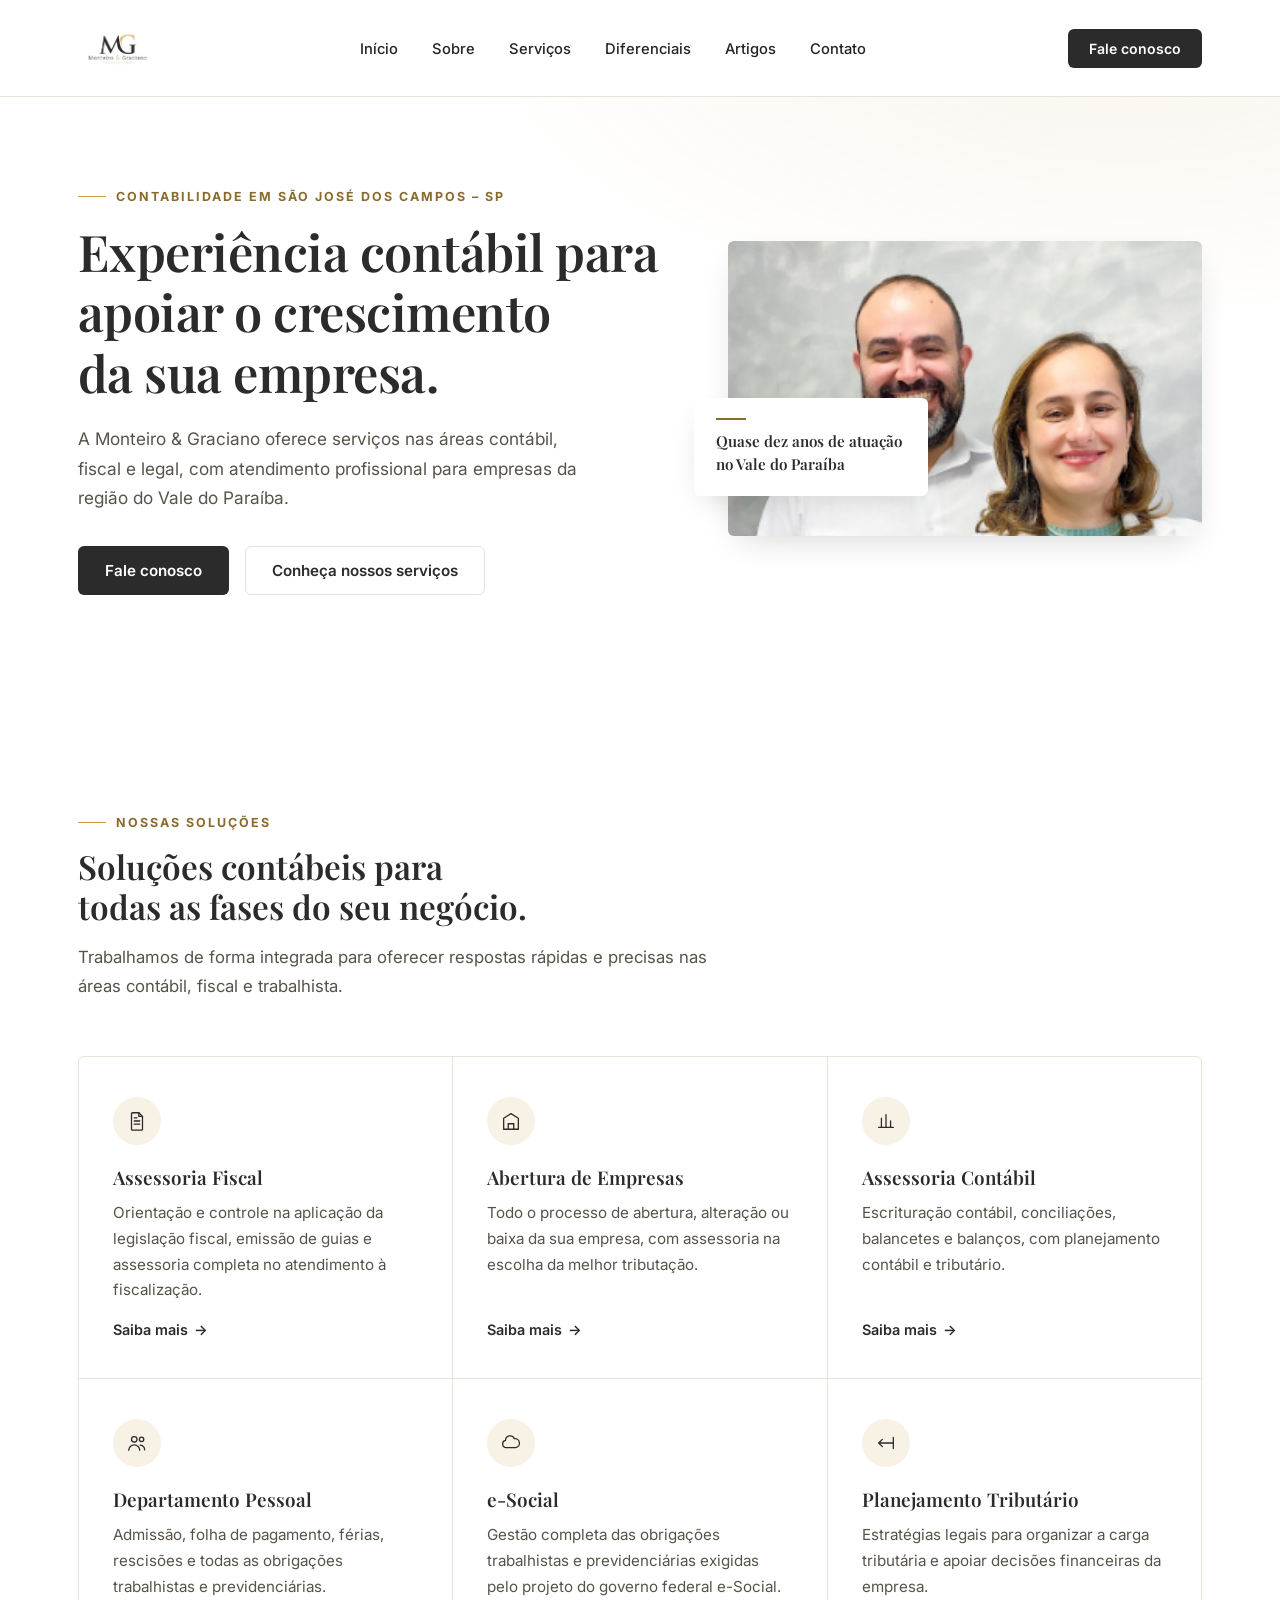
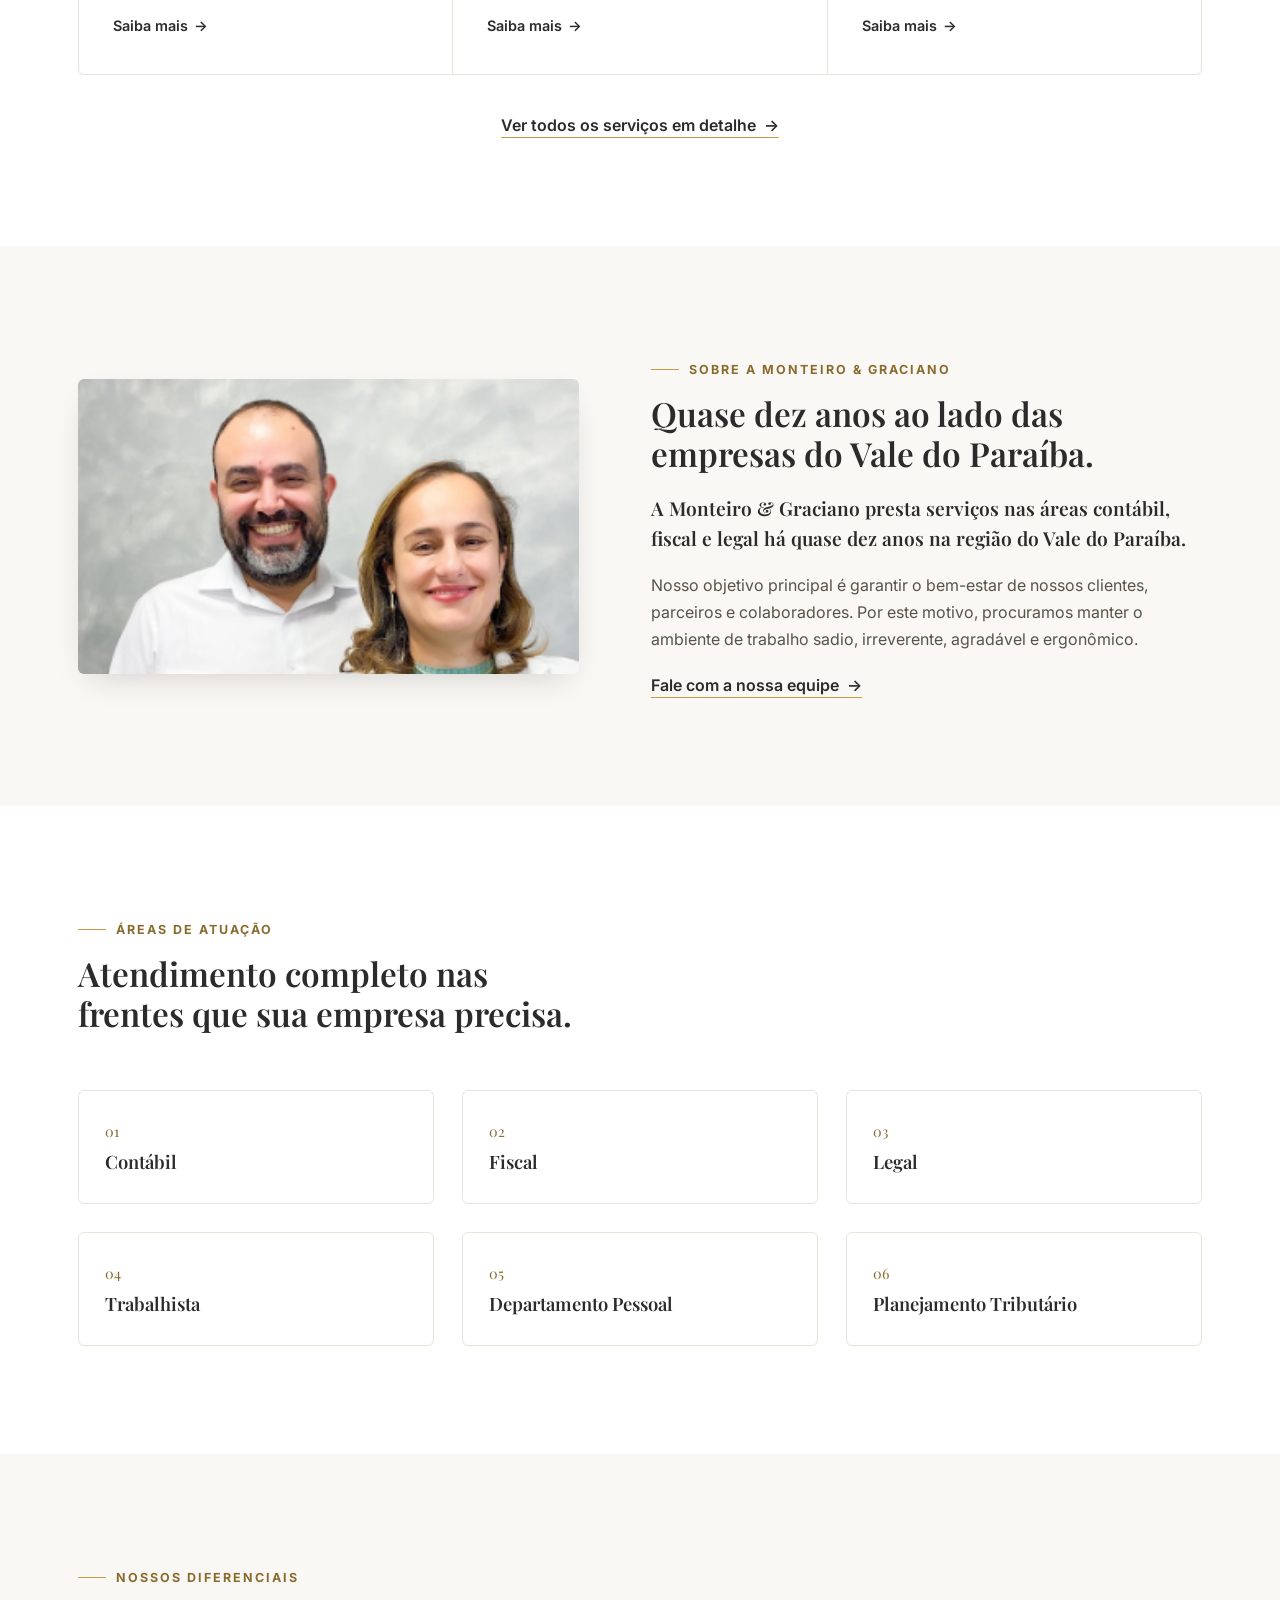
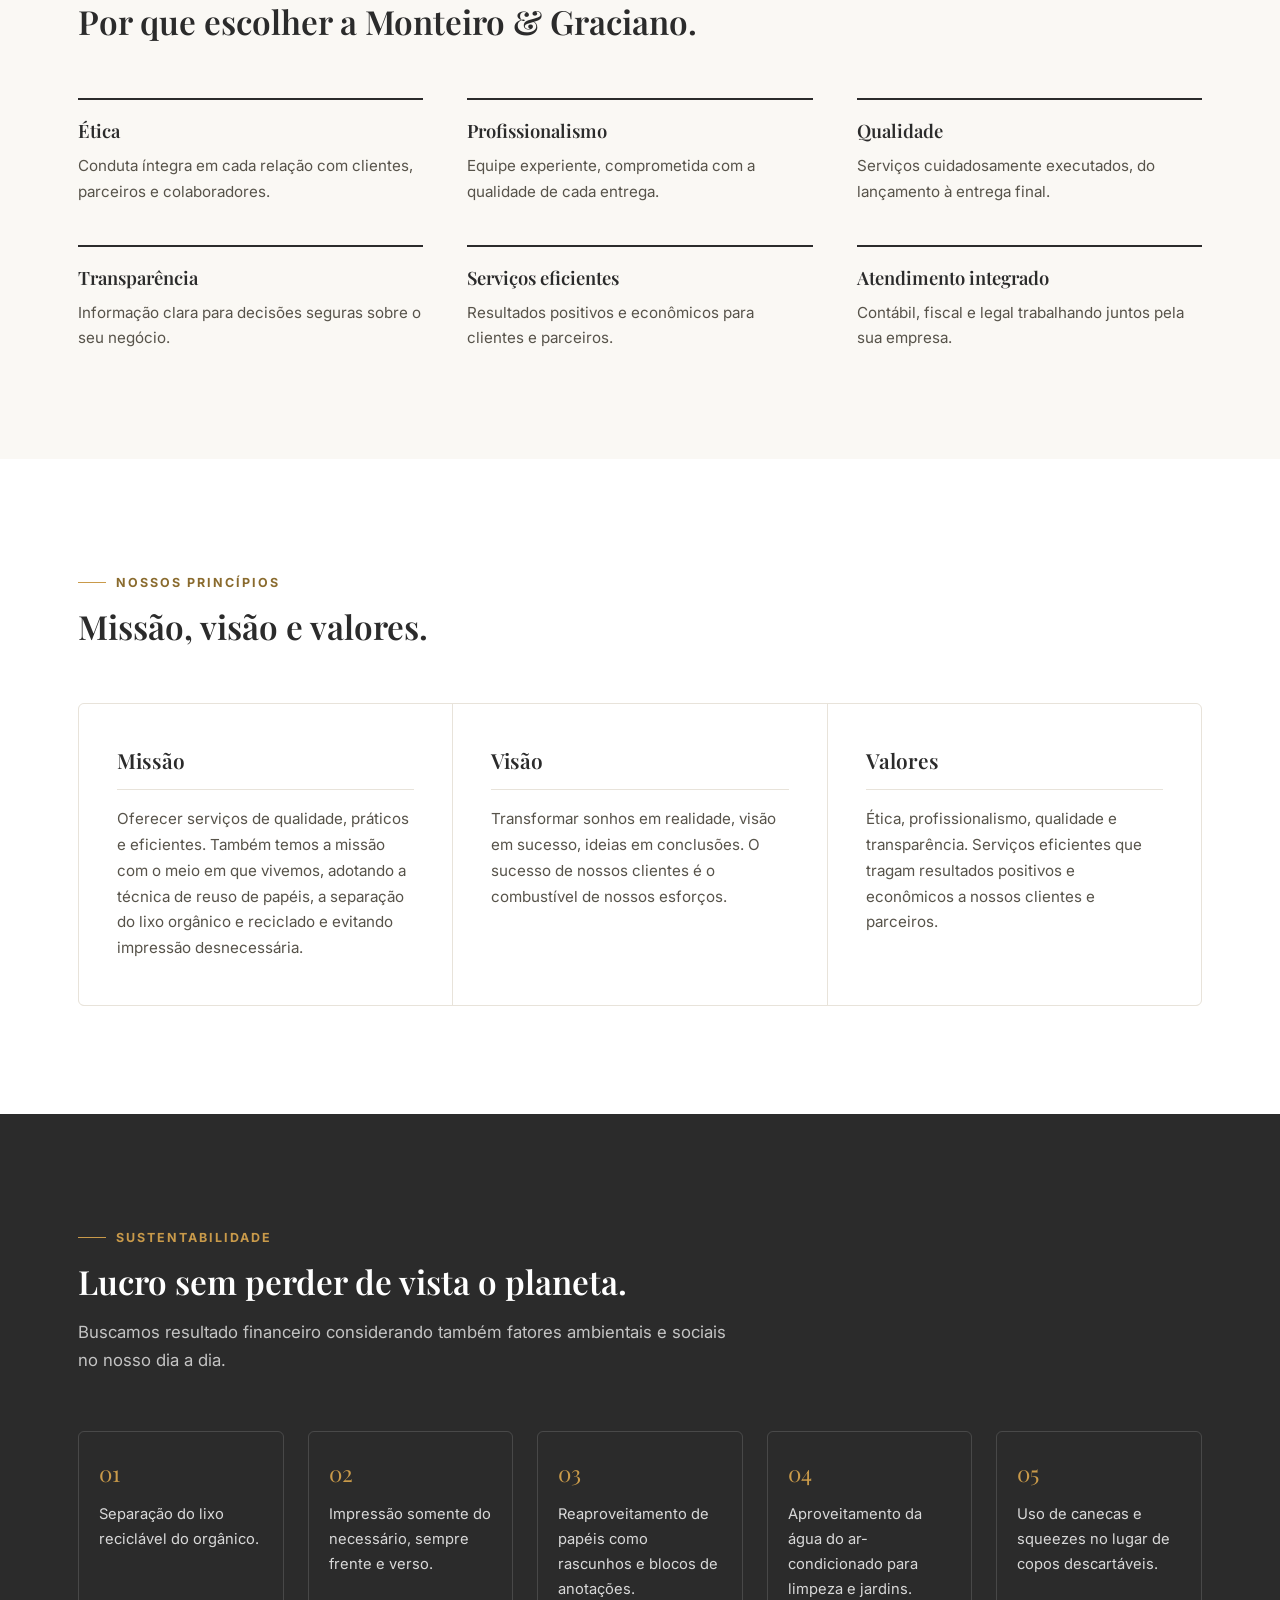
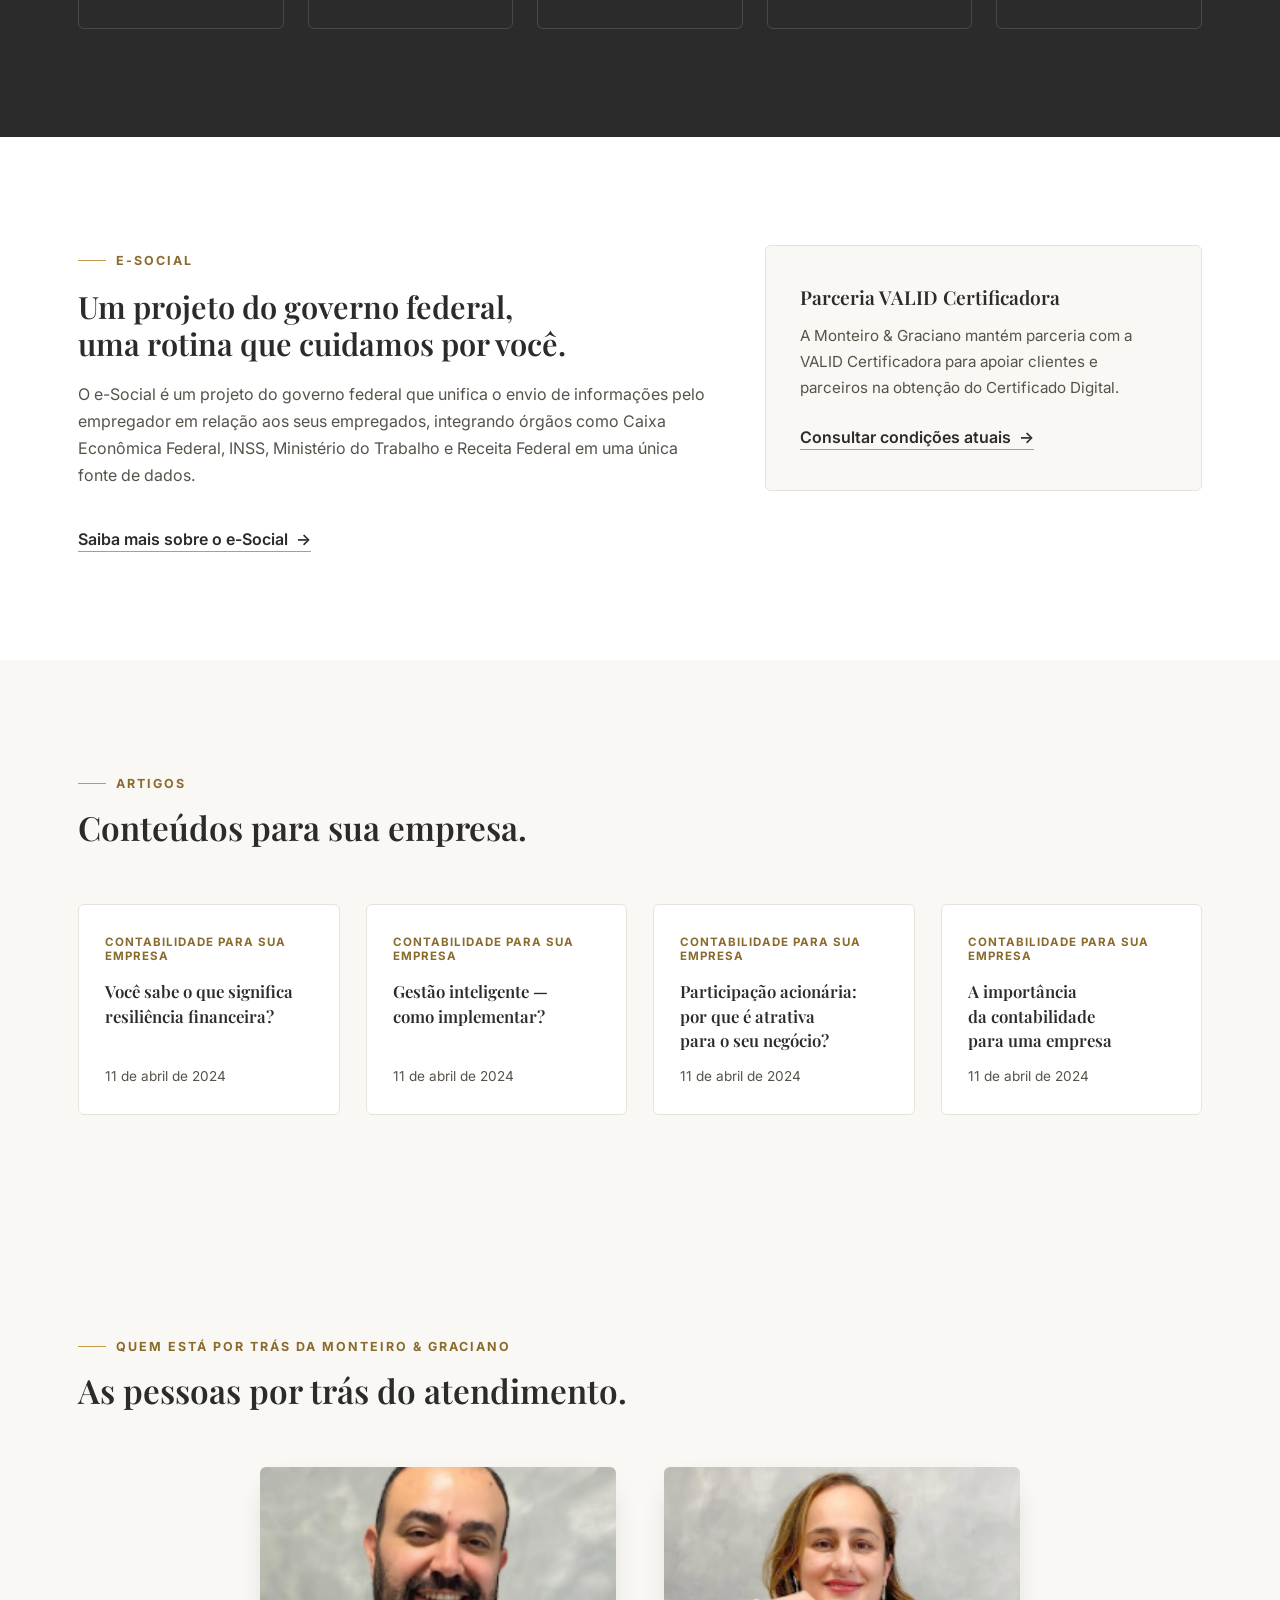
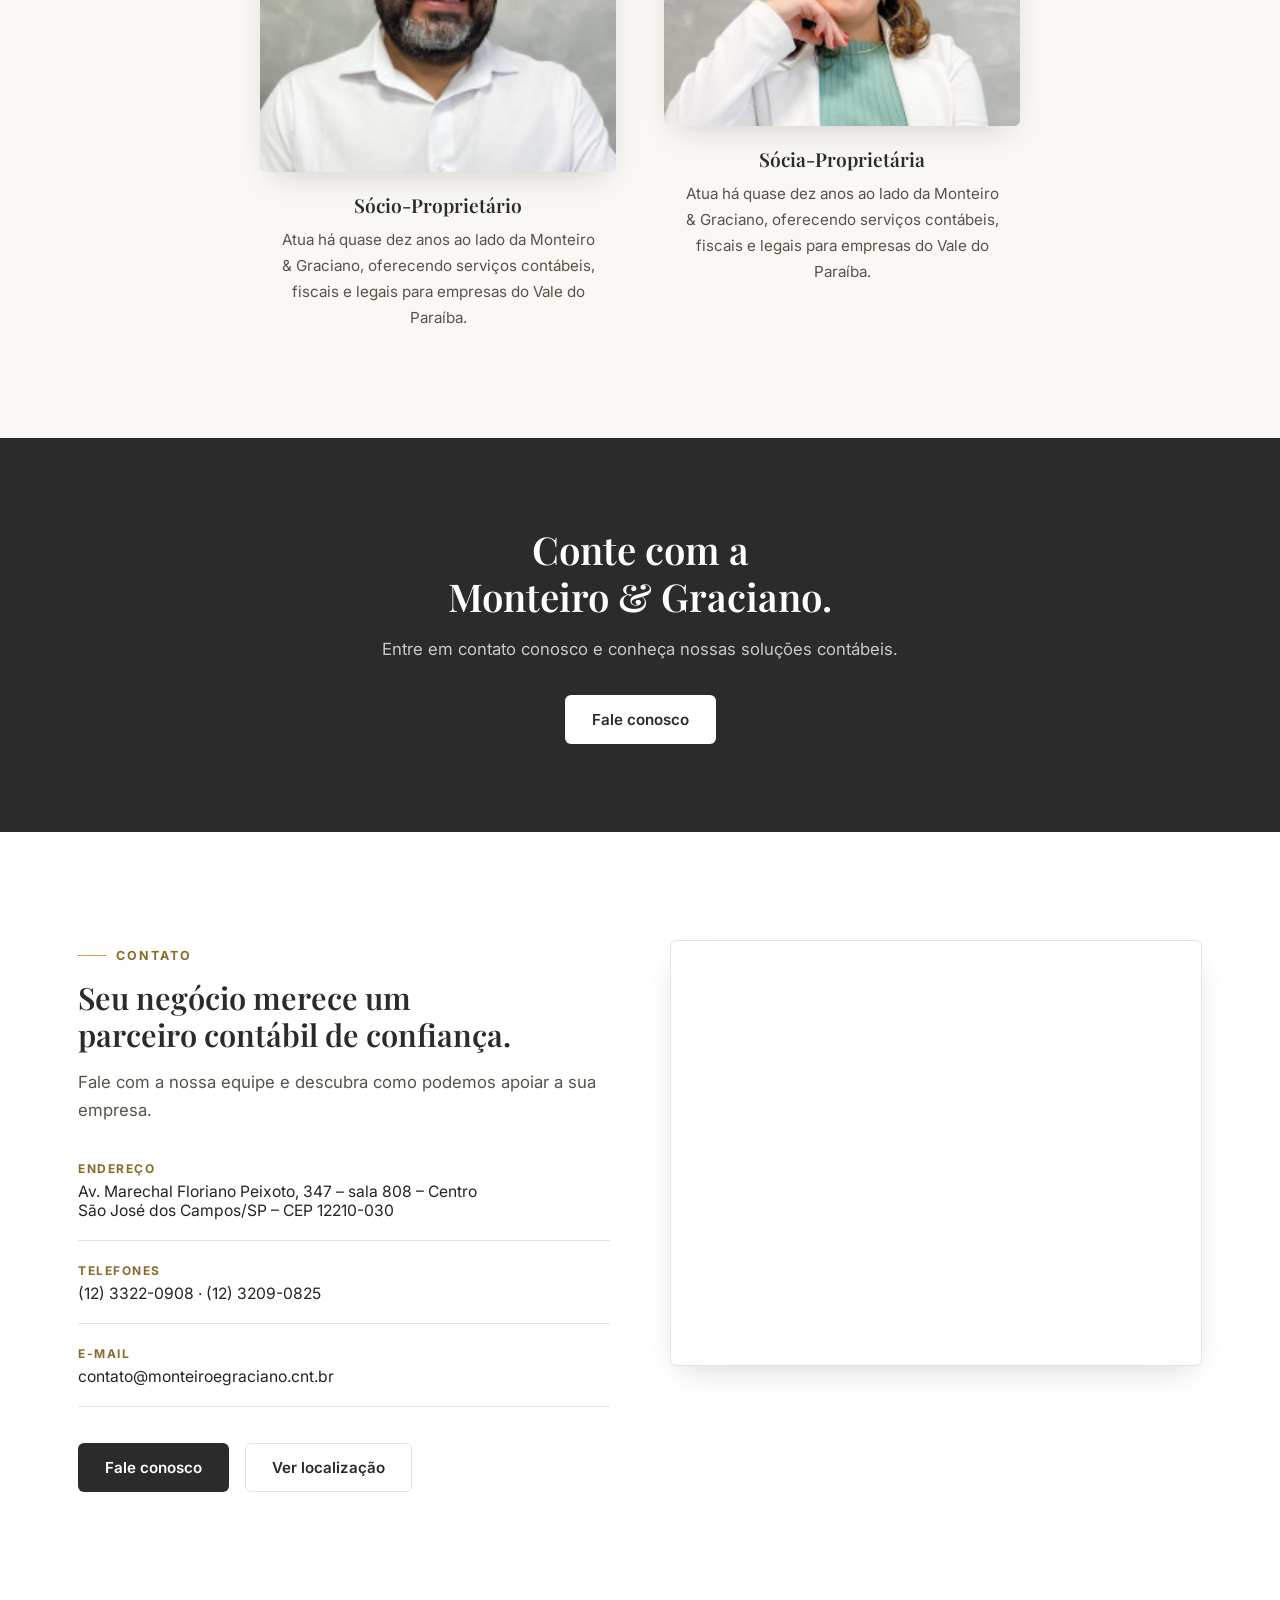
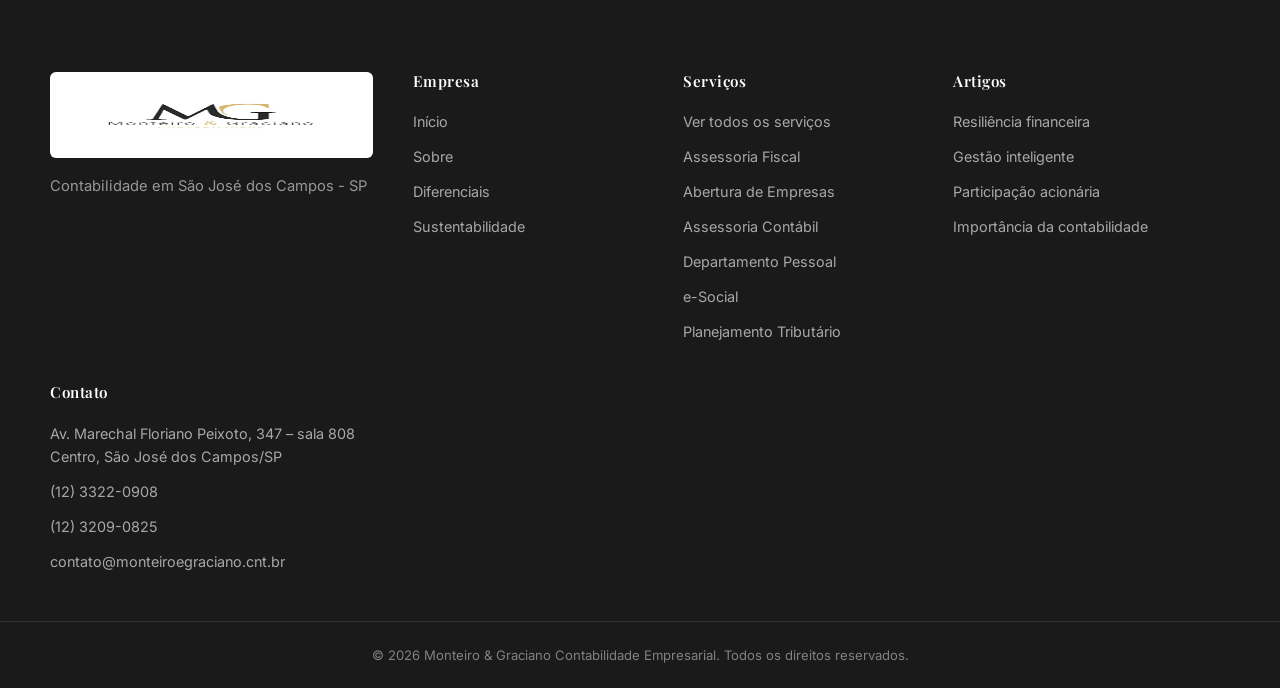
<file: index.html>
<!doctype html>
<html lang="pt-BR">
<head>
<meta charset="UTF-8">
<meta name="viewport" content="width=device-width, initial-scale=1.0">
<title>Monteiro & Graciano Contabilidade Empresarial | São José dos Campos - SP</title>
<meta name="description" content="A Monteiro & Graciano presta serviços nas áreas contábil, fiscal e legal há quase dez anos na região do Vale do Paraíba. Assessoria fiscal, contábil, departamento pessoal e e-Social.">
<link rel="preconnect" href="https://fonts.googleapis.com">
<link rel="preconnect" href="https://fonts.gstatic.com" crossorigin>
<link href="https://fonts.googleapis.com/css2?family=Playfair+Display:wght@500;600;700&family=Inter:wght@400;500;600;700&display=swap" rel="stylesheet">
<link rel="stylesheet" href="assets/css/style.css">
<link rel="icon" href="assets/img/logo-mg.png" type="image/png">
</head>
<body>

<a class="skip-link" href="#conteudo">Pular para o conteúdo</a>

<!-- ===================== HEADER ===================== -->
<header class="site-header" id="topo">
  <div class="container header-inner">
    <a href="#topo" class="brand">
      <img src="assets/img/logo-mg.png" alt="Monteiro & Graciano Contabilidade" width="325" height="277">
    </a>

    <nav class="main-nav" id="mainNav" aria-label="Navegação principal">
      <ul>
        <li><a href="#topo">Início</a></li>
        <li><a href="#sobre">Sobre</a></li>
        <li><a href="#servicos">Serviços</a></li>
        <li><a href="#diferenciais">Diferenciais</a></li>
        <li><a href="#artigos">Artigos</a></li>
        <li><a href="#contato">Contato</a></li>
      </ul>
    </nav>

    <div class="header-actions">
      <a href="#contato" class="btn btn-primary btn-sm">Fale conosco</a>
      <button class="nav-toggle" id="navToggle" aria-label="Abrir menu" aria-expanded="false" aria-controls="mainNav">
        <span></span><span></span><span></span>
      </button>
    </div>
  </div>
</header>

<main id="conteudo">

  <!-- ===================== HERO ===================== -->
  <section class="hero">
    <div class="container hero-inner">
      <div class="hero-copy">
        <p class="eyebrow">Contabilidade em São José dos Campos – SP</p>
        <h1>Experiência contábil para apoiar o crescimento da sua empresa.</h1>
        <p class="hero-text">A Monteiro &amp; Graciano oferece serviços nas áreas contábil, fiscal e legal, com atendimento profissional para empresas da região do Vale do Paraíba.</p>
        <div class="hero-ctas">
          <a href="#contato" class="btn btn-primary">Fale conosco</a>
          <a href="#servicos" class="btn btn-outline">Conheça nossos serviços</a>
        </div>
      </div>
      <div class="hero-media">
        <img src="assets/img/foto-socios.png" alt="Sócios da Monteiro & Graciano Contabilidade" width="305" height="295">
        <div class="hero-media-caption">
          <span class="hero-media-line"></span>
          Quase dez anos de atuação<br>no Vale do Paraíba
        </div>
      </div>
    </div>
  </section>

  <!-- ===================== SERVIÇOS ===================== -->
  <section class="section" id="servicos">
    <div class="container">
      <div class="section-head">
        <p class="eyebrow">Nossas soluções</p>
        <h2>Soluções contábeis para todas as fases do seu negócio.</h2>
        <p class="section-lead">Trabalhamos de forma integrada para oferecer respostas rápidas e precisas nas áreas contábil, fiscal e trabalhista.</p>
      </div>

      <div class="services-grid">

        <article class="service-card">
          <span class="service-icon" aria-hidden="true">
            <svg viewBox="0 0 24 24" fill="none"><path d="M7 3h7l4 4v14a1 1 0 0 1-1 1H7a1 1 0 0 1-1-1V4a1 1 0 0 1 1-1Z" stroke="currentColor" stroke-width="1.4"/><path d="M14 3v4h4M9 12h6M9 15.5h6M9 8.5h3" stroke="currentColor" stroke-width="1.4" stroke-linecap="round"/></svg>
          </span>
          <h3>Assessoria Fiscal</h3>
          <p>Orientação e controle na aplicação da legislação fiscal, emissão de guias e assessoria completa no atendimento à fiscalização.</p>
          <a class="service-more" href="servicos/assessoria-fiscal/">Saiba mais <span aria-hidden="true">→</span></a>
        </article>

        <article class="service-card">
          <span class="service-icon" aria-hidden="true">
            <svg viewBox="0 0 24 24" fill="none"><path d="M4 21V9l8-5 8 5v12" stroke="currentColor" stroke-width="1.4" stroke-linejoin="round"/><path d="M9 21v-6h6v6M4 21h16" stroke="currentColor" stroke-width="1.4" stroke-linecap="round"/></svg>
          </span>
          <h3>Abertura de Empresas</h3>
          <p>Todo o processo de abertura, alteração ou baixa da sua empresa, com assessoria na escolha da melhor tributação.</p>
          <a class="service-more" href="servicos/abertura-de-empresas/">Saiba mais <span aria-hidden="true">→</span></a>
        </article>

        <article class="service-card">
          <span class="service-icon" aria-hidden="true">
            <svg viewBox="0 0 24 24" fill="none"><path d="M4 19h16M7 19V9m5 10V5m5 14v-7" stroke="currentColor" stroke-width="1.4" stroke-linecap="round"/></svg>
          </span>
          <h3>Assessoria Contábil</h3>
          <p>Escrituração contábil, conciliações, balancetes e balanços, com planejamento contábil e tributário.</p>
          <a class="service-more" href="servicos/assessoria-contabil/">Saiba mais <span aria-hidden="true">→</span></a>
        </article>

        <article class="service-card">
          <span class="service-icon" aria-hidden="true">
            <svg viewBox="0 0 24 24" fill="none"><circle cx="9" cy="8" r="3" stroke="currentColor" stroke-width="1.4"/><path d="M3 20c0-3.3 2.7-6 6-6s6 2.7 6 6" stroke="currentColor" stroke-width="1.4" stroke-linecap="round"/><circle cx="17" cy="8" r="2.4" stroke="currentColor" stroke-width="1.4"/><path d="M15.5 14.2c2.7.3 4.8 2.6 4.8 5.4" stroke="currentColor" stroke-width="1.4" stroke-linecap="round"/></svg>
          </span>
          <h3>Departamento Pessoal</h3>
          <p>Admissão, folha de pagamento, férias, rescisões e todas as obrigações trabalhistas e previdenciárias.</p>
          <a class="service-more" href="servicos/departamento-pessoal/">Saiba mais <span aria-hidden="true">→</span></a>
        </article>

        <article class="service-card">
          <span class="service-icon" aria-hidden="true">
            <svg viewBox="0 0 24 24" fill="none"><path d="M7 17a4 4 0 0 1-1-7.9 5 5 0 0 1 9.6-1.8A4.5 4.5 0 0 1 17 17H7Z" stroke="currentColor" stroke-width="1.4" stroke-linejoin="round"/></svg>
          </span>
          <h3>e-Social</h3>
          <p>Gestão completa das obrigações trabalhistas e previdenciárias exigidas pelo projeto do governo federal e-Social.</p>
          <a class="service-more" href="servicos/e-social/">Saiba mais <span aria-hidden="true">→</span></a>
        </article>

        <article class="service-card">
          <span class="service-icon" aria-hidden="true">
            <svg viewBox="0 0 24 24" fill="none"><path d="M4 12h16M4 12l4-4M4 12l4 4" stroke="currentColor" stroke-width="1.4" stroke-linecap="round" stroke-linejoin="round"/><path d="M20 6v12" stroke="currentColor" stroke-width="1.4" stroke-linecap="round"/></svg>
          </span>
          <h3>Planejamento Tributário</h3>
          <p>Estratégias legais para organizar a carga tributária e apoiar decisões financeiras da empresa.</p>
          <a class="service-more" href="servicos/planejamento-tributario/">Saiba mais <span aria-hidden="true">→</span></a>
        </article>

      </div>

      <div class="services-cta">
        <a href="servicos/" class="link-arrow">Ver todos os serviços em detalhe <span aria-hidden="true">→</span></a>
      </div>
    </div>
  </section>

  <!-- ===================== SOBRE ===================== -->
  <section class="section section-alt" id="sobre">
    <div class="container about-inner">
      <div class="about-media">
        <img class="about-photo-main" src="assets/img/foto-socios.png" alt="Sócios da Monteiro & Graciano Contabilidade" width="305" height="295">
      </div>
      <div class="about-copy">
        <p class="eyebrow">Sobre a Monteiro &amp; Graciano</p>
        <h2>Quase dez anos ao lado das empresas do Vale do Paraíba.</h2>
        <p class="lead-paragraph">A Monteiro &amp; Graciano presta serviços nas áreas contábil, fiscal e legal há quase dez anos na região do Vale do Paraíba.</p>
        <p>Nosso objetivo principal é garantir o bem-estar de nossos clientes, parceiros e colaboradores. Por este motivo, procuramos manter o ambiente de trabalho sadio, irreverente, agradável e ergonômico.</p>
        <a href="#contato" class="link-arrow">Fale com a nossa equipe <span aria-hidden="true">→</span></a>
      </div>
    </div>
  </section>

  <!-- ===================== ÁREAS DE ATUAÇÃO ===================== -->
  <section class="section" id="areas-atuacao">
    <div class="container">
      <div class="section-head">
        <p class="eyebrow">Áreas de atuação</p>
        <h2>Atendimento completo nas frentes que sua empresa precisa.</h2>
      </div>
      <div class="areas-grid">
        <div class="area-item"><span class="area-index">01</span><h3>Contábil</h3></div>
        <div class="area-item"><span class="area-index">02</span><h3>Fiscal</h3></div>
        <div class="area-item"><span class="area-index">03</span><h3>Legal</h3></div>
        <div class="area-item"><span class="area-index">04</span><h3>Trabalhista</h3></div>
        <div class="area-item"><span class="area-index">05</span><h3>Departamento Pessoal</h3></div>
        <div class="area-item"><span class="area-index">06</span><h3>Planejamento Tributário</h3></div>
      </div>
    </div>
  </section>

  <!-- ===================== DIFERENCIAIS ===================== -->
  <section class="section section-alt" id="diferenciais">
    <div class="container">
      <div class="section-head">
        <p class="eyebrow">Nossos diferenciais</p>
        <h2>Por que escolher a Monteiro &amp; Graciano.</h2>
      </div>
      <div class="differentials-grid">
        <div class="differential-item">
          <span class="differential-mark">Ética</span>
          <p>Conduta íntegra em cada relação com clientes, parceiros e colaboradores.</p>
        </div>
        <div class="differential-item">
          <span class="differential-mark">Profissionalismo</span>
          <p>Equipe experiente, comprometida com a qualidade de cada entrega.</p>
        </div>
        <div class="differential-item">
          <span class="differential-mark">Qualidade</span>
          <p>Serviços cuidadosamente executados, do lançamento à entrega final.</p>
        </div>
        <div class="differential-item">
          <span class="differential-mark">Transparência</span>
          <p>Informação clara para decisões seguras sobre o seu negócio.</p>
        </div>
        <div class="differential-item">
          <span class="differential-mark">Serviços eficientes</span>
          <p>Resultados positivos e econômicos para clientes e parceiros.</p>
        </div>
        <div class="differential-item">
          <span class="differential-mark">Atendimento integrado</span>
          <p>Contábil, fiscal e legal trabalhando juntos pela sua empresa.</p>
        </div>
      </div>
    </div>
  </section>

  <!-- ===================== MISSÃO, VISÃO E VALORES ===================== -->
  <section class="section" id="missao-visao-valores">
    <div class="container">
      <div class="section-head">
        <p class="eyebrow">Nossos princípios</p>
        <h2>Missão, visão e valores.</h2>
      </div>
      <div class="mvv-grid">
        <div class="mvv-card">
          <h3>Missão</h3>
          <p>Oferecer serviços de qualidade, práticos e eficientes. Também temos a missão com o meio em que vivemos, adotando a técnica de reuso de papéis, a separação do lixo orgânico e reciclado e evitando impressão desnecessária.</p>
        </div>
        <div class="mvv-card">
          <h3>Visão</h3>
          <p>Transformar sonhos em realidade, visão em sucesso, ideias em conclusões. O sucesso de nossos clientes é o combustível de nossos esforços.</p>
        </div>
        <div class="mvv-card">
          <h3>Valores</h3>
          <p>Ética, profissionalismo, qualidade e transparência. Serviços eficientes que tragam resultados positivos e econômicos a nossos clientes e parceiros.</p>
        </div>
      </div>
    </div>
  </section>

  <!-- ===================== SUSTENTABILIDADE ===================== -->
  <section class="section section-navy" id="sustentabilidade">
    <div class="container">
      <div class="section-head section-head-light">
        <p class="eyebrow eyebrow-light">Sustentabilidade</p>
        <h2>Lucro sem perder de vista o planeta.</h2>
        <p class="section-lead section-lead-light">Buscamos resultado financeiro considerando também fatores ambientais e sociais no nosso dia a dia.</p>
      </div>
      <div class="sustain-grid">
        <div class="sustain-item">
          <span class="sustain-number">01</span>
          <p>Separação do lixo reciclável do orgânico.</p>
        </div>
        <div class="sustain-item">
          <span class="sustain-number">02</span>
          <p>Impressão somente do necessário, sempre frente e verso.</p>
        </div>
        <div class="sustain-item">
          <span class="sustain-number">03</span>
          <p>Reaproveitamento de papéis como rascunhos e blocos de anotações.</p>
        </div>
        <div class="sustain-item">
          <span class="sustain-number">04</span>
          <p>Aproveitamento da água do ar-condicionado para limpeza e jardins.</p>
        </div>
        <div class="sustain-item">
          <span class="sustain-number">05</span>
          <p>Uso de canecas e squeezes no lugar de copos descartáveis.</p>
        </div>
      </div>
    </div>
  </section>

  <!-- ===================== E-SOCIAL / SOLUÇÕES ===================== -->
  <section class="section" id="esocial">
    <div class="container esocial-inner">
      <div class="esocial-copy">
        <p class="eyebrow">e-Social</p>
        <h2>Um projeto do governo federal, uma rotina que cuidamos por você.</h2>
        <p>O e-Social é um projeto do governo federal que unifica o envio de informações pelo empregador em relação aos seus empregados, integrando órgãos como Caixa Econômica Federal, INSS, Ministério do Trabalho e Receita Federal em uma única fonte de dados.</p>
        <a href="servicos/e-social/" class="link-arrow">Saiba mais sobre o e-Social <span aria-hidden="true">→</span></a>
      </div>
      <div class="esocial-card">
        <h3>Parceria VALID Certificadora</h3>
        <p>A Monteiro &amp; Graciano mantém parceria com a VALID Certificadora para apoiar clientes e parceiros na obtenção do Certificado Digital.</p>
        <a href="#contato" class="link-arrow">Consultar condições atuais <span aria-hidden="true">→</span></a>
      </div>
    </div>
  </section>

  <!-- ===================== ARTIGOS ===================== -->
  <section class="section section-alt" id="artigos">
    <div class="container">
      <div class="section-head">
        <p class="eyebrow">Artigos</p>
        <h2>Conteúdos para sua empresa.</h2>
      </div>
      <div class="articles-grid">
        <article class="article-card">
          <span class="article-category">Contabilidade para sua empresa</span>
          <h3>Você sabe o que significa resiliência financeira?</h3>
          <time datetime="2024-04-11">11 de abril de 2024</time>
        </article>
        <article class="article-card">
          <span class="article-category">Contabilidade para sua empresa</span>
          <h3>Gestão inteligente — como implementar?</h3>
          <time datetime="2024-04-11">11 de abril de 2024</time>
        </article>
        <article class="article-card">
          <span class="article-category">Contabilidade para sua empresa</span>
          <h3>Participação acionária: por que é atrativa para o seu negócio?</h3>
          <time datetime="2024-04-11">11 de abril de 2024</time>
        </article>
        <article class="article-card">
          <span class="article-category">Contabilidade para sua empresa</span>
          <h3>A importância da contabilidade para uma empresa</h3>
          <time datetime="2024-04-11">11 de abril de 2024</time>
        </article>
      </div>
    </div>
  </section>

  <!-- ===================== QUEM ESTÁ POR TRÁS ===================== -->
  <section class="section section-alt" id="equipe">
    <div class="container">
      <div class="section-head">
        <p class="eyebrow">Quem está por trás da Monteiro &amp; Graciano</p>
        <h2>As pessoas por trás do atendimento.</h2>
      </div>
      <div class="team-grid">
        <article class="team-card">
          <img src="assets/img/foto-socio.png" alt="Sócio-proprietário da Monteiro & Graciano Contabilidade" width="233" height="305">
          <h3>Sócio-Proprietário</h3>
          <p>Atua há quase dez anos ao lado da Monteiro &amp; Graciano, oferecendo serviços contábeis, fiscais e legais para empresas do Vale do Paraíba.</p>
        </article>
        <article class="team-card">
          <img src="assets/img/foto-socia.png" alt="Sócia-proprietária da Monteiro & Graciano Contabilidade" width="248" height="259">
          <h3>Sócia-Proprietária</h3>
          <p>Atua há quase dez anos ao lado da Monteiro &amp; Graciano, oferecendo serviços contábeis, fiscais e legais para empresas do Vale do Paraíba.</p>
        </article>
      </div>
    </div>
  </section>

  <!-- ===================== CTA FINAL ===================== -->
  <section class="cta-final">
    <div class="container cta-final-inner">
      <h2>Conte com a Monteiro &amp; Graciano.</h2>
      <p>Entre em contato conosco e conheça nossas soluções contábeis.</p>
      <a href="#contato" class="btn btn-light">Fale conosco</a>
    </div>
  </section>

  <!-- ===================== CONTATO ===================== -->
  <section class="section" id="contato">
    <div class="container contact-inner">
      <div class="contact-copy">
        <p class="eyebrow">Contato</p>
        <h2>Seu negócio merece um parceiro contábil de confiança.</h2>
        <p class="section-lead">Fale com a nossa equipe e descubra como podemos apoiar a sua empresa.</p>

        <ul class="contact-list">
          <li>
            <span class="contact-label">Endereço</span>
            <span>Av. Marechal Floriano Peixoto, 347 – sala 808 – Centro<br>São José dos Campos/SP – CEP 12210-030</span>
          </li>
          <li>
            <span class="contact-label">Telefones</span>
            <span><a href="tel:+551233220908">(12) 3322-0908</a> · <a href="tel:+551232090825">(12) 3209-0825</a></span>
          </li>
          <li>
            <span class="contact-label">E-mail</span>
            <span><a href="mailto:contato@monteiroegraciano.cnt.br">contato@monteiroegraciano.cnt.br</a></span>
          </li>
        </ul>

        <div class="contact-ctas">
          <a href="mailto:contato@monteiroegraciano.cnt.br" class="btn btn-primary">Fale conosco</a>
          <a href="https://www.google.com/maps/search/?api=1&query=Av.+Marechal+Floriano+Peixoto%2C+347%2C+Centro%2C+S%C3%A3o+Jos%C3%A9+dos+Campos%2C+SP%2C+12210-030" class="btn btn-outline" target="_blank" rel="noopener">Ver localização</a>
        </div>
      </div>

      <div class="contact-map">
        <iframe
          title="Localização Monteiro & Graciano Contabilidade"
          src="https://www.google.com/maps?q=Av.+Marechal+Floriano+Peixoto,+347,+Centro,+S%C3%A3o+Jos%C3%A9+dos+Campos,+SP,+12210-030&output=embed"
          loading="lazy"
          referrerpolicy="no-referrer-when-downgrade">
        </iframe>
      </div>
    </div>
  </section>

</main>

<!-- ===================== FOOTER ===================== -->
<footer class="site-footer">
  <div class="container footer-inner">
    <div class="footer-brand">
      <span class="footer-logo-plate">
        <img src="assets/img/logo-mg.png" alt="Monteiro & Graciano Contabilidade" width="325" height="277">
      </span>
      <p>Contabilidade em São José dos Campos - SP</p>
    </div>

    <div class="footer-col">
      <h4>Empresa</h4>
      <ul>
        <li><a href="#topo">Início</a></li>
        <li><a href="#sobre">Sobre</a></li>
        <li><a href="#diferenciais">Diferenciais</a></li>
        <li><a href="#sustentabilidade">Sustentabilidade</a></li>
      </ul>
    </div>

    <div class="footer-col">
      <h4>Serviços</h4>
      <ul>
        <li><a href="servicos/">Ver todos os serviços</a></li>
        <li><a href="servicos/assessoria-fiscal/">Assessoria Fiscal</a></li>
        <li><a href="servicos/abertura-de-empresas/">Abertura de Empresas</a></li>
        <li><a href="servicos/assessoria-contabil/">Assessoria Contábil</a></li>
        <li><a href="servicos/departamento-pessoal/">Departamento Pessoal</a></li>
        <li><a href="servicos/e-social/">e-Social</a></li>
        <li><a href="servicos/planejamento-tributario/">Planejamento Tributário</a></li>
      </ul>
    </div>

    <div class="footer-col">
      <h4>Artigos</h4>
      <ul>
        <li><a href="#artigos">Resiliência financeira</a></li>
        <li><a href="#artigos">Gestão inteligente</a></li>
        <li><a href="#artigos">Participação acionária</a></li>
        <li><a href="#artigos">Importância da contabilidade</a></li>
      </ul>
    </div>

    <div class="footer-col">
      <h4>Contato</h4>
      <ul>
        <li>Av. Marechal Floriano Peixoto, 347 – sala 808<br>Centro, São José dos Campos/SP</li>
        <li><a href="tel:+551233220908">(12) 3322-0908</a></li>
        <li><a href="tel:+551232090825">(12) 3209-0825</a></li>
        <li><a href="mailto:contato@monteiroegraciano.cnt.br">contato@monteiroegraciano.cnt.br</a></li>
      </ul>
    </div>
  </div>

  <div class="footer-bottom">
    <div class="container">
      <p>© <span id="anoAtual">2026</span> Monteiro &amp; Graciano Contabilidade Empresarial. Todos os direitos reservados.</p>
    </div>
  </div>
</footer>

<script src="assets/js/main.js"></script>
</body>
</html>
</file>
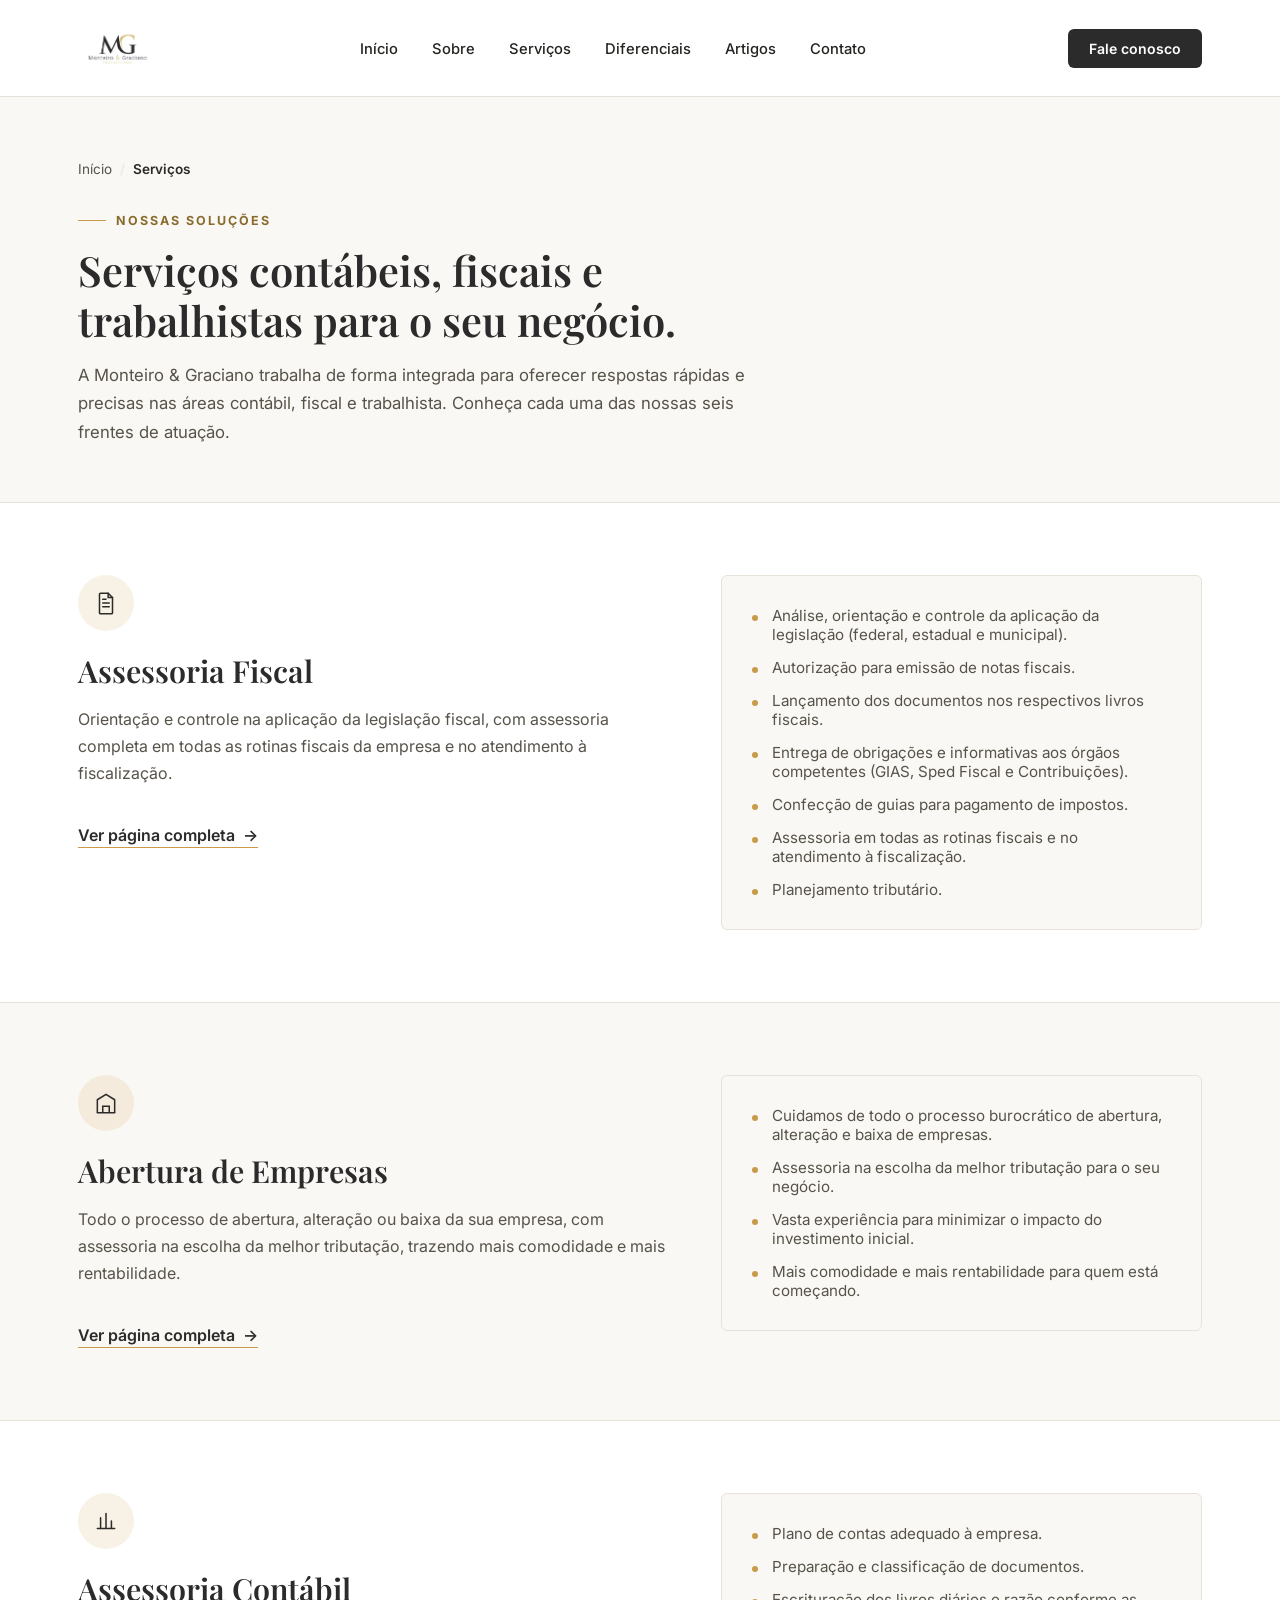
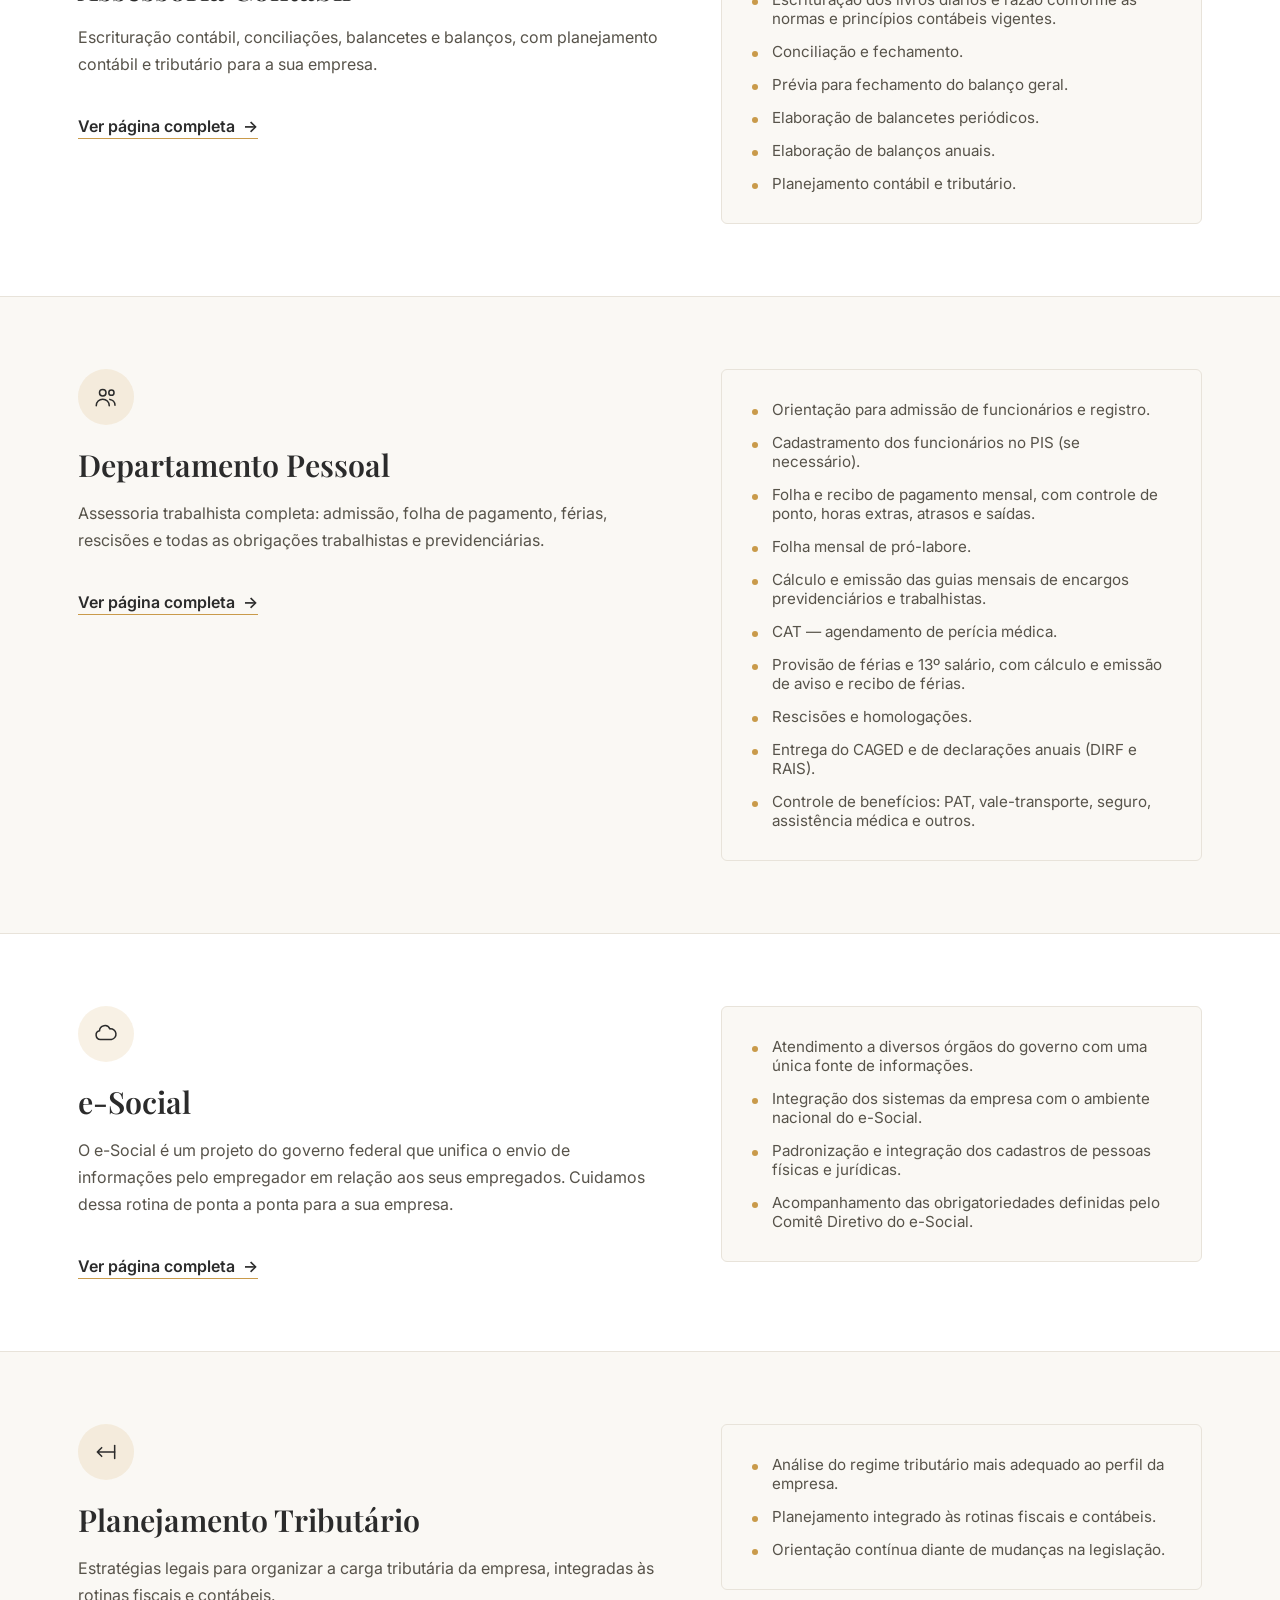
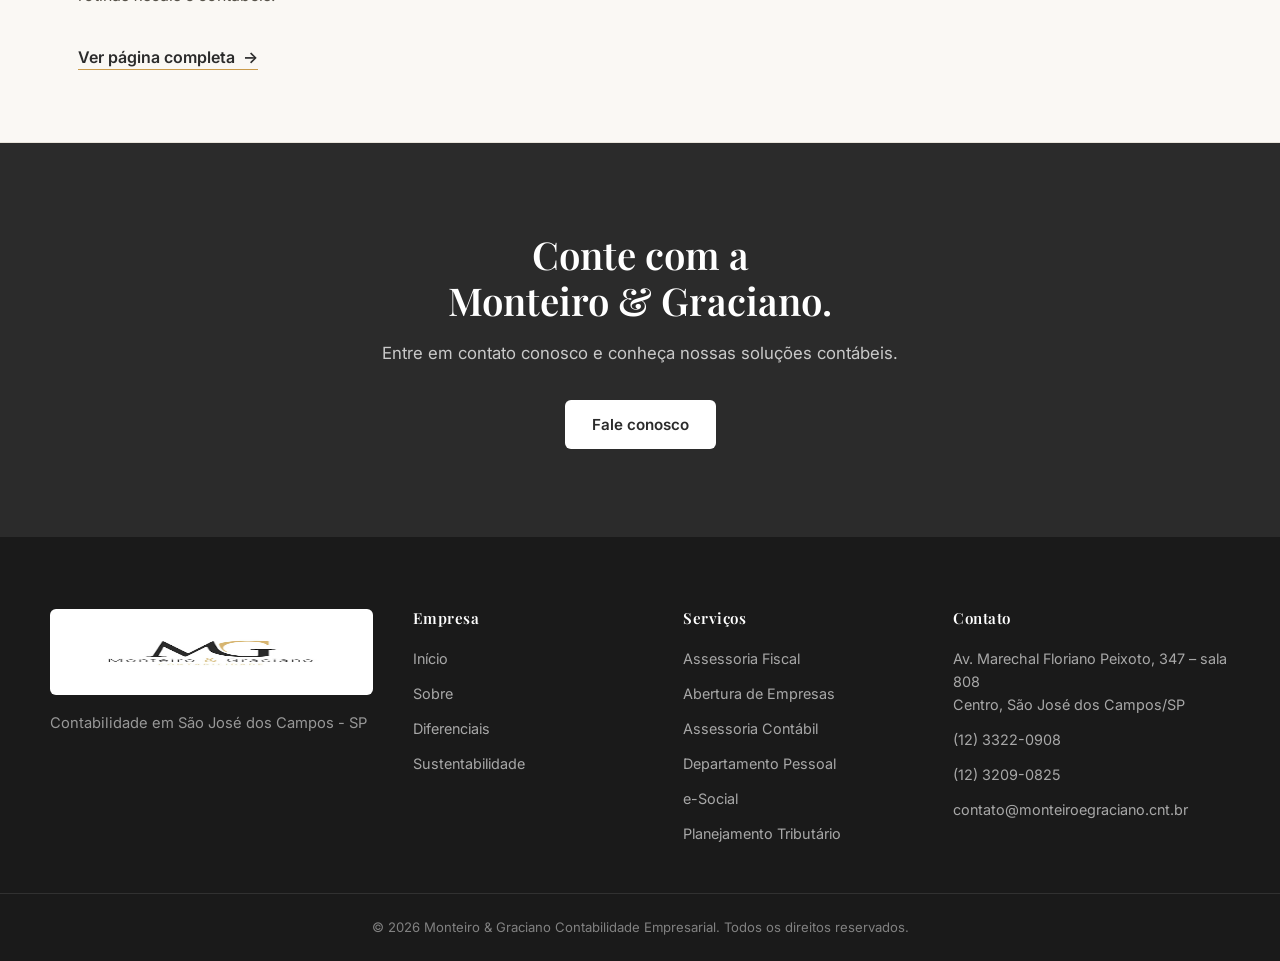
<file: servicos/index.html>
<!doctype html>
<html lang="pt-BR">
<head>
<meta charset="UTF-8">
<meta name="viewport" content="width=device-width, initial-scale=1.0">
<title>Serviços | Monteiro & Graciano Contabilidade</title>
<meta name="description" content="Conheça em detalhes os serviços da Monteiro & Graciano: assessoria fiscal, abertura de empresas, assessoria contábil, departamento pessoal, e-Social e planejamento tributário.">
<link rel="preconnect" href="https://fonts.googleapis.com">
<link rel="preconnect" href="https://fonts.gstatic.com" crossorigin>
<link href="https://fonts.googleapis.com/css2?family=Playfair+Display:wght@500;600;700&family=Inter:wght@400;500;600;700&display=swap" rel="stylesheet">
<link rel="stylesheet" href="../assets/css/style.css">
<link rel="icon" href="../assets/img/logo-mg.png" type="image/png">
</head>
<body>

<a class="skip-link" href="#conteudo">Pular para o conteúdo</a>

<header class="site-header" id="topo">
  <div class="container header-inner">
    <a href="../" class="brand">
      <img src="../assets/img/logo-mg.png" alt="Monteiro & Graciano Contabilidade" width="325" height="277">
    </a>

    <nav class="main-nav" id="mainNav" aria-label="Navegação principal">
      <ul>
        <li><a href="../">Início</a></li>
        <li><a href="../#sobre">Sobre</a></li>
        <li><a href="./" aria-current="page">Serviços</a></li>
        <li><a href="../#diferenciais">Diferenciais</a></li>
        <li><a href="../#artigos">Artigos</a></li>
        <li><a href="../#contato">Contato</a></li>
      </ul>
    </nav>

    <div class="header-actions">
      <a href="../#contato" class="btn btn-primary btn-sm">Fale conosco</a>
      <button class="nav-toggle" id="navToggle" aria-label="Abrir menu" aria-expanded="false" aria-controls="mainNav">
        <span></span><span></span><span></span>
      </button>
    </div>
  </div>
</header>

<main id="conteudo">

  <div class="page-header">
    <div class="container">
      <nav class="breadcrumb" aria-label="Breadcrumb">
        <a href="../">Início</a>
        <span aria-hidden="true">/</span>
        <span class="current">Serviços</span>
      </nav>
      <p class="eyebrow">Nossas soluções</p>
      <h1>Serviços contábeis, fiscais e trabalhistas para o seu negócio.</h1>
      <p class="section-lead">A Monteiro &amp; Graciano trabalha de forma integrada para oferecer respostas rápidas e precisas nas áreas contábil, fiscal e trabalhista. Conheça cada uma das nossas seis frentes de atuação.</p>
    </div>
  </div>

  <section class="service-full" id="assessoria-fiscal">
    <div class="container service-full-inner">
      <div class="service-full-copy">
        <span class="service-full-icon" aria-hidden="true">
          <svg viewBox="0 0 24 24" fill="none"><path d="M7 3h7l4 4v14a1 1 0 0 1-1 1H7a1 1 0 0 1-1-1V4a1 1 0 0 1 1-1Z" stroke="currentColor" stroke-width="1.4"/><path d="M14 3v4h4M9 12h6M9 15.5h6M9 8.5h3" stroke="currentColor" stroke-width="1.4" stroke-linecap="round"/></svg>
        </span>
        <h2>Assessoria Fiscal</h2>
        <p>Orientação e controle na aplicação da legislação fiscal, com assessoria completa em todas as rotinas fiscais da empresa e no atendimento à fiscalização.</p>
        <a href="assessoria-fiscal/" class="link-arrow">Ver página completa <span aria-hidden="true">→</span></a>
      </div>
      <ul class="service-full-list">
        <li>Análise, orientação e controle da aplicação da legislação (federal, estadual e municipal).</li>
        <li>Autorização para emissão de notas fiscais.</li>
        <li>Lançamento dos documentos nos respectivos livros fiscais.</li>
        <li>Entrega de obrigações e informativas aos órgãos competentes (GIAS, Sped Fiscal e Contribuições).</li>
        <li>Confecção de guias para pagamento de impostos.</li>
        <li>Assessoria em todas as rotinas fiscais e no atendimento à fiscalização.</li>
        <li>Planejamento tributário.</li>
      </ul>
    </div>
  </section>

  <section class="service-full section-alt" id="abertura-de-empresas">
    <div class="container service-full-inner">
      <div class="service-full-copy">
        <span class="service-full-icon" aria-hidden="true">
          <svg viewBox="0 0 24 24" fill="none"><path d="M4 21V9l8-5 8 5v12" stroke="currentColor" stroke-width="1.4" stroke-linejoin="round"/><path d="M9 21v-6h6v6M4 21h16" stroke="currentColor" stroke-width="1.4" stroke-linecap="round"/></svg>
        </span>
        <h2>Abertura de Empresas</h2>
        <p>Todo o processo de abertura, alteração ou baixa da sua empresa, com assessoria na escolha da melhor tributação, trazendo mais comodidade e mais rentabilidade.</p>
        <a href="abertura-de-empresas/" class="link-arrow">Ver página completa <span aria-hidden="true">→</span></a>
      </div>
      <ul class="service-full-list">
        <li>Cuidamos de todo o processo burocrático de abertura, alteração e baixa de empresas.</li>
        <li>Assessoria na escolha da melhor tributação para o seu negócio.</li>
        <li>Vasta experiência para minimizar o impacto do investimento inicial.</li>
        <li>Mais comodidade e mais rentabilidade para quem está começando.</li>
      </ul>
    </div>
  </section>

  <section class="service-full" id="assessoria-contabil">
    <div class="container service-full-inner">
      <div class="service-full-copy">
        <span class="service-full-icon" aria-hidden="true">
          <svg viewBox="0 0 24 24" fill="none"><path d="M4 19h16M7 19V9m5 10V5m5 14v-7" stroke="currentColor" stroke-width="1.4" stroke-linecap="round"/></svg>
        </span>
        <h2>Assessoria Contábil</h2>
        <p>Escrituração contábil, conciliações, balancetes e balanços, com planejamento contábil e tributário para a sua empresa.</p>
        <a href="assessoria-contabil/" class="link-arrow">Ver página completa <span aria-hidden="true">→</span></a>
      </div>
      <ul class="service-full-list">
        <li>Plano de contas adequado à empresa.</li>
        <li>Preparação e classificação de documentos.</li>
        <li>Escrituração dos livros diários e razão conforme as normas e princípios contábeis vigentes.</li>
        <li>Conciliação e fechamento.</li>
        <li>Prévia para fechamento do balanço geral.</li>
        <li>Elaboração de balancetes periódicos.</li>
        <li>Elaboração de balanços anuais.</li>
        <li>Planejamento contábil e tributário.</li>
      </ul>
    </div>
  </section>

  <section class="service-full section-alt" id="departamento-pessoal">
    <div class="container service-full-inner">
      <div class="service-full-copy">
        <span class="service-full-icon" aria-hidden="true">
          <svg viewBox="0 0 24 24" fill="none"><circle cx="9" cy="8" r="3" stroke="currentColor" stroke-width="1.4"/><path d="M3 20c0-3.3 2.7-6 6-6s6 2.7 6 6" stroke="currentColor" stroke-width="1.4" stroke-linecap="round"/><circle cx="17" cy="8" r="2.4" stroke="currentColor" stroke-width="1.4"/><path d="M15.5 14.2c2.7.3 4.8 2.6 4.8 5.4" stroke="currentColor" stroke-width="1.4" stroke-linecap="round"/></svg>
        </span>
        <h2>Departamento Pessoal</h2>
        <p>Assessoria trabalhista completa: admissão, folha de pagamento, férias, rescisões e todas as obrigações trabalhistas e previdenciárias.</p>
        <a href="departamento-pessoal/" class="link-arrow">Ver página completa <span aria-hidden="true">→</span></a>
      </div>
      <ul class="service-full-list">
        <li>Orientação para admissão de funcionários e registro.</li>
        <li>Cadastramento dos funcionários no PIS (se necessário).</li>
        <li>Folha e recibo de pagamento mensal, com controle de ponto, horas extras, atrasos e saídas.</li>
        <li>Folha mensal de pró-labore.</li>
        <li>Cálculo e emissão das guias mensais de encargos previdenciários e trabalhistas.</li>
        <li>CAT — agendamento de perícia médica.</li>
        <li>Provisão de férias e 13º salário, com cálculo e emissão de aviso e recibo de férias.</li>
        <li>Rescisões e homologações.</li>
        <li>Entrega do CAGED e de declarações anuais (DIRF e RAIS).</li>
        <li>Controle de benefícios: PAT, vale-transporte, seguro, assistência médica e outros.</li>
      </ul>
    </div>
  </section>

  <section class="service-full" id="e-social">
    <div class="container service-full-inner">
      <div class="service-full-copy">
        <span class="service-full-icon" aria-hidden="true">
          <svg viewBox="0 0 24 24" fill="none"><path d="M7 17a4 4 0 0 1-1-7.9 5 5 0 0 1 9.6-1.8A4.5 4.5 0 0 1 17 17H7Z" stroke="currentColor" stroke-width="1.4" stroke-linejoin="round"/></svg>
        </span>
        <h2>e-Social</h2>
        <p>O e-Social é um projeto do governo federal que unifica o envio de informações pelo empregador em relação aos seus empregados. Cuidamos dessa rotina de ponta a ponta para a sua empresa.</p>
        <a href="e-social/" class="link-arrow">Ver página completa <span aria-hidden="true">→</span></a>
      </div>
      <ul class="service-full-list">
        <li>Atendimento a diversos órgãos do governo com uma única fonte de informações.</li>
        <li>Integração dos sistemas da empresa com o ambiente nacional do e-Social.</li>
        <li>Padronização e integração dos cadastros de pessoas físicas e jurídicas.</li>
        <li>Acompanhamento das obrigatoriedades definidas pelo Comitê Diretivo do e-Social.</li>
      </ul>
    </div>
  </section>

  <section class="service-full section-alt" id="planejamento-tributario">
    <div class="container service-full-inner">
      <div class="service-full-copy">
        <span class="service-full-icon" aria-hidden="true">
          <svg viewBox="0 0 24 24" fill="none"><path d="M4 12h16M4 12l4-4M4 12l4 4" stroke="currentColor" stroke-width="1.4" stroke-linecap="round" stroke-linejoin="round"/><path d="M20 6v12" stroke="currentColor" stroke-width="1.4" stroke-linecap="round"/></svg>
        </span>
        <h2>Planejamento Tributário</h2>
        <p>Estratégias legais para organizar a carga tributária da empresa, integradas às rotinas fiscais e contábeis.</p>
        <a href="planejamento-tributario/" class="link-arrow">Ver página completa <span aria-hidden="true">→</span></a>
      </div>
      <ul class="service-full-list">
        <li>Análise do regime tributário mais adequado ao perfil da empresa.</li>
        <li>Planejamento integrado às rotinas fiscais e contábeis.</li>
        <li>Orientação contínua diante de mudanças na legislação.</li>
      </ul>
    </div>
  </section>

  <section class="cta-final">
    <div class="container cta-final-inner">
      <h2>Conte com a Monteiro &amp; Graciano.</h2>
      <p>Entre em contato conosco e conheça nossas soluções contábeis.</p>
      <a href="../#contato" class="btn btn-light">Fale conosco</a>
    </div>
  </section>

</main>

<footer class="site-footer">
  <div class="container footer-inner">
    <div class="footer-brand">
      <span class="footer-logo-plate">
        <img src="../assets/img/logo-mg.png" alt="Monteiro & Graciano Contabilidade" width="325" height="277">
      </span>
      <p>Contabilidade em São José dos Campos - SP</p>
    </div>

    <div class="footer-col">
      <h4>Empresa</h4>
      <ul>
        <li><a href="../">Início</a></li>
        <li><a href="../#sobre">Sobre</a></li>
        <li><a href="../#diferenciais">Diferenciais</a></li>
        <li><a href="../#sustentabilidade">Sustentabilidade</a></li>
      </ul>
    </div>

    <div class="footer-col">
      <h4>Serviços</h4>
      <ul>
        <li><a href="assessoria-fiscal/">Assessoria Fiscal</a></li>
        <li><a href="abertura-de-empresas/">Abertura de Empresas</a></li>
        <li><a href="assessoria-contabil/">Assessoria Contábil</a></li>
        <li><a href="departamento-pessoal/">Departamento Pessoal</a></li>
        <li><a href="e-social/">e-Social</a></li>
        <li><a href="planejamento-tributario/">Planejamento Tributário</a></li>
      </ul>
    </div>

    <div class="footer-col">
      <h4>Contato</h4>
      <ul>
        <li>Av. Marechal Floriano Peixoto, 347 – sala 808<br>Centro, São José dos Campos/SP</li>
        <li><a href="tel:+551233220908">(12) 3322-0908</a></li>
        <li><a href="tel:+551232090825">(12) 3209-0825</a></li>
        <li><a href="mailto:contato@monteiroegraciano.cnt.br">contato@monteiroegraciano.cnt.br</a></li>
      </ul>
    </div>
  </div>

  <div class="footer-bottom">
    <div class="container">
      <p>© <span id="anoAtual">2026</span> Monteiro &amp; Graciano Contabilidade Empresarial. Todos os direitos reservados.</p>
    </div>
  </div>
</footer>

<script src="../assets/js/main.js"></script>
</body>
</html>
</file>
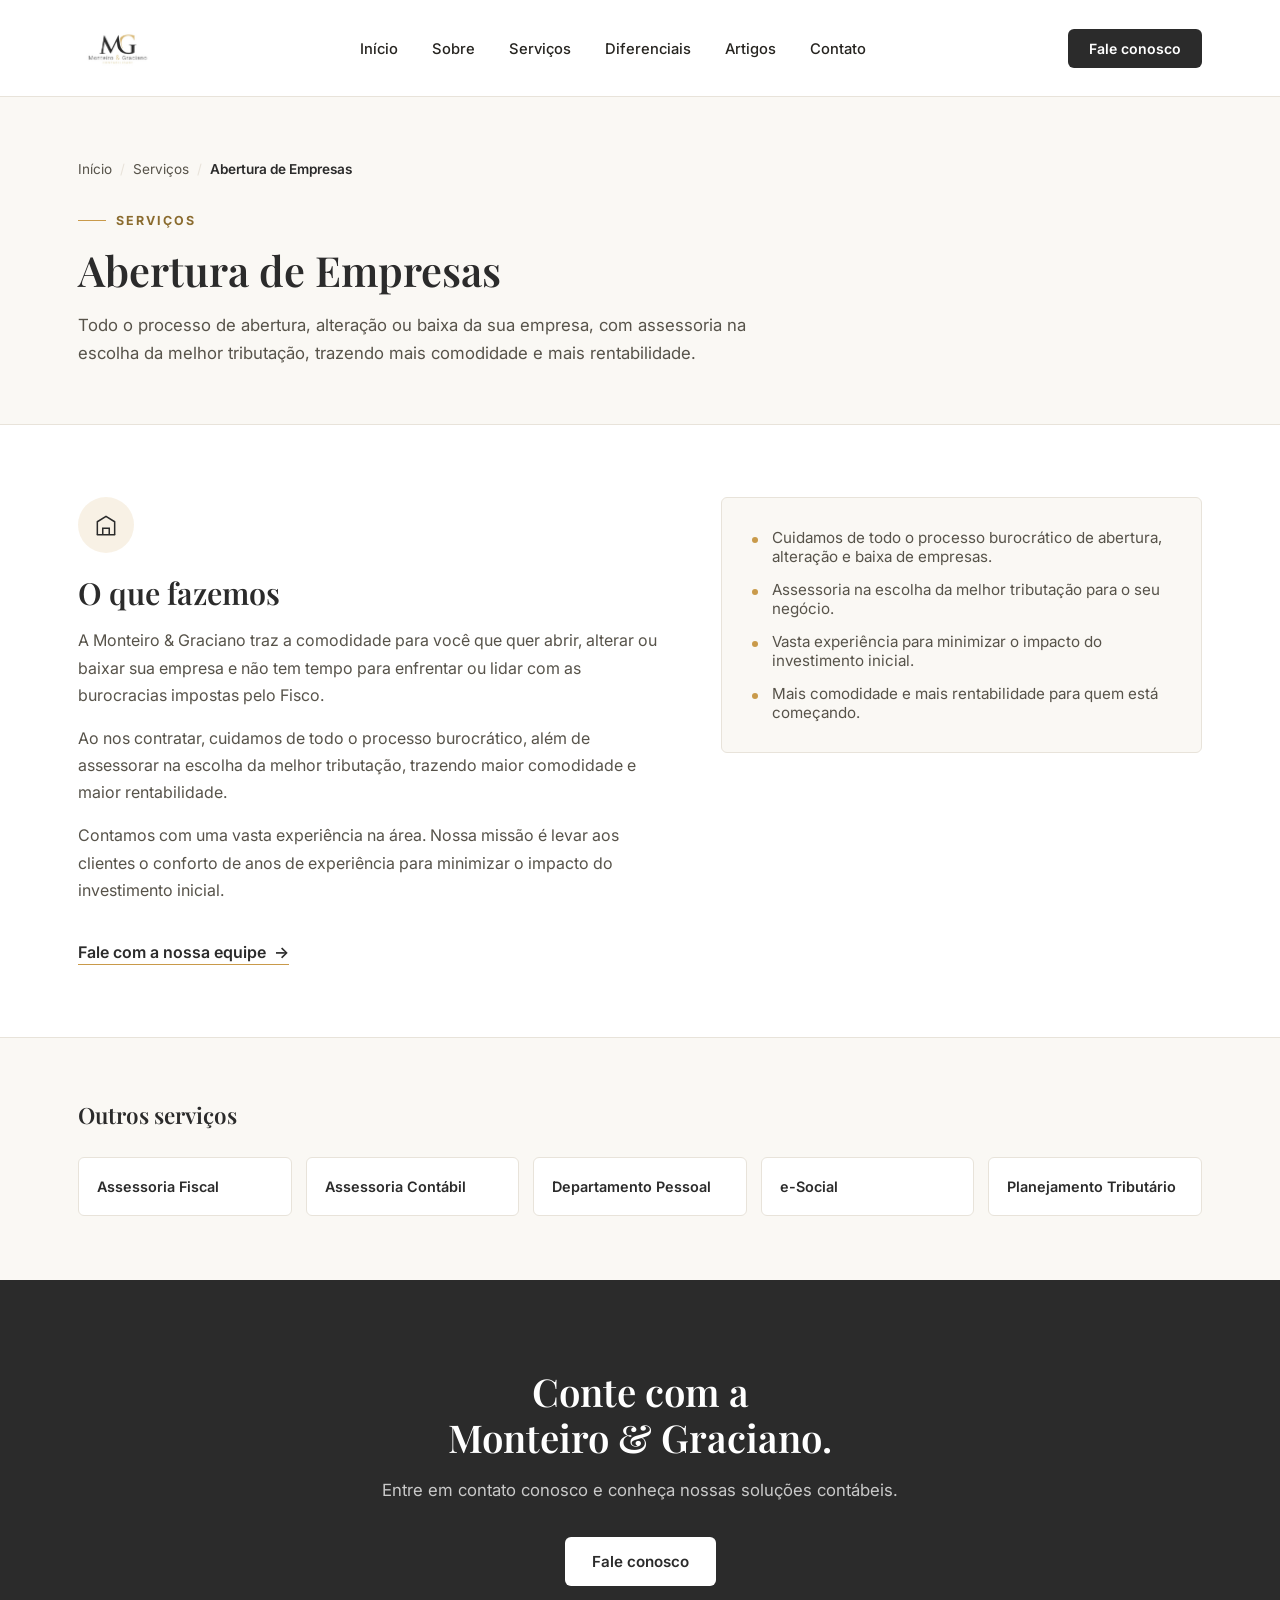
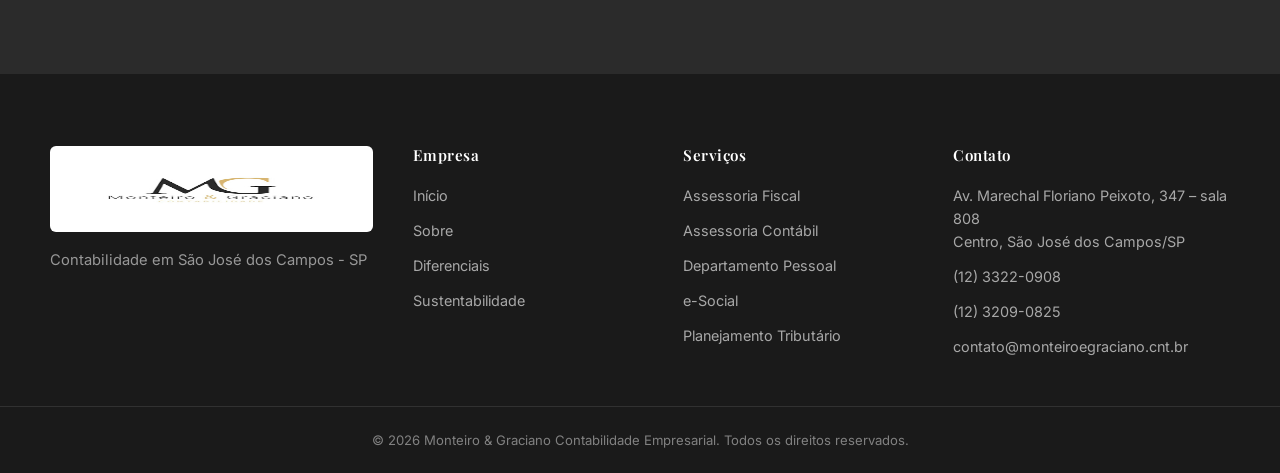
<file: servicos/abertura-de-empresas/index.html>
<!doctype html>
<html lang="pt-BR">
<head>
<meta charset="UTF-8">
<meta name="viewport" content="width=device-width, initial-scale=1.0">
<title>Abertura de Empresas | Monteiro & Graciano Contabilidade</title>
<meta name="description" content="Cuidamos de todo o processo de abertura, alteração ou baixa da sua empresa, com assessoria na escolha da melhor tributação.">
<link rel="preconnect" href="https://fonts.googleapis.com">
<link rel="preconnect" href="https://fonts.gstatic.com" crossorigin>
<link href="https://fonts.googleapis.com/css2?family=Playfair+Display:wght@500;600;700&family=Inter:wght@400;500;600;700&display=swap" rel="stylesheet">
<link rel="stylesheet" href="../../assets/css/style.css">
<link rel="icon" href="../../assets/img/logo-mg.png" type="image/png">
</head>
<body>

<a class="skip-link" href="#conteudo">Pular para o conteúdo</a>

<header class="site-header" id="topo">
  <div class="container header-inner">
    <a href="../../" class="brand">
      <img src="../../assets/img/logo-mg.png" alt="Monteiro & Graciano Contabilidade" width="325" height="277">
    </a>

    <nav class="main-nav" id="mainNav" aria-label="Navegação principal">
      <ul>
        <li><a href="../../">Início</a></li>
        <li><a href="../../#sobre">Sobre</a></li>
        <li><a href="../">Serviços</a></li>
        <li><a href="../../#diferenciais">Diferenciais</a></li>
        <li><a href="../../#artigos">Artigos</a></li>
        <li><a href="../../#contato">Contato</a></li>
      </ul>
    </nav>

    <div class="header-actions">
      <a href="../../#contato" class="btn btn-primary btn-sm">Fale conosco</a>
      <button class="nav-toggle" id="navToggle" aria-label="Abrir menu" aria-expanded="false" aria-controls="mainNav">
        <span></span><span></span><span></span>
      </button>
    </div>
  </div>
</header>

<main id="conteudo">

  <div class="page-header">
    <div class="container">
      <nav class="breadcrumb" aria-label="Breadcrumb">
        <a href="../../">Início</a>
        <span aria-hidden="true">/</span>
        <a href="../">Serviços</a>
        <span aria-hidden="true">/</span>
        <span class="current">Abertura de Empresas</span>
      </nav>
      <p class="eyebrow">Serviços</p>
      <h1>Abertura de Empresas</h1>
      <p class="section-lead">Todo o processo de abertura, alteração ou baixa da sua empresa, com assessoria na escolha da melhor tributação, trazendo mais comodidade e mais rentabilidade.</p>
    </div>
  </div>

  <section class="service-full">
    <div class="container service-full-inner">
      <div class="service-full-copy">
        <span class="service-full-icon" aria-hidden="true">
          <svg viewBox="0 0 24 24" fill="none"><path d="M4 21V9l8-5 8 5v12" stroke="currentColor" stroke-width="1.4" stroke-linejoin="round"/><path d="M9 21v-6h6v6M4 21h16" stroke="currentColor" stroke-width="1.4" stroke-linecap="round"/></svg>
        </span>
        <h2>O que fazemos</h2>
        <p>A Monteiro &amp; Graciano traz a comodidade para você que quer abrir, alterar ou baixar sua empresa e não tem tempo para enfrentar ou lidar com as burocracias impostas pelo Fisco.</p>
        <p>Ao nos contratar, cuidamos de todo o processo burocrático, além de assessorar na escolha da melhor tributação, trazendo maior comodidade e maior rentabilidade.</p>
        <p>Contamos com uma vasta experiência na área. Nossa missão é levar aos clientes o conforto de anos de experiência para minimizar o impacto do investimento inicial.</p>
        <a href="../../#contato" class="link-arrow">Fale com a nossa equipe <span aria-hidden="true">→</span></a>
      </div>
      <ul class="service-full-list">
        <li>Cuidamos de todo o processo burocrático de abertura, alteração e baixa de empresas.</li>
        <li>Assessoria na escolha da melhor tributação para o seu negócio.</li>
        <li>Vasta experiência para minimizar o impacto do investimento inicial.</li>
        <li>Mais comodidade e mais rentabilidade para quem está começando.</li>
      </ul>
    </div>
  </section>

  <section class="related-services">
    <div class="container">
      <h2>Outros serviços</h2>
      <div class="related-grid">
        <a class="related-card" href="../assessoria-fiscal/">Assessoria Fiscal</a>
        <a class="related-card" href="../assessoria-contabil/">Assessoria Contábil</a>
        <a class="related-card" href="../departamento-pessoal/">Departamento Pessoal</a>
        <a class="related-card" href="../e-social/">e-Social</a>
        <a class="related-card" href="../planejamento-tributario/">Planejamento Tributário</a>
      </div>
    </div>
  </section>

  <section class="cta-final">
    <div class="container cta-final-inner">
      <h2>Conte com a Monteiro &amp; Graciano.</h2>
      <p>Entre em contato conosco e conheça nossas soluções contábeis.</p>
      <a href="../../#contato" class="btn btn-light">Fale conosco</a>
    </div>
  </section>

</main>

<footer class="site-footer">
  <div class="container footer-inner">
    <div class="footer-brand">
      <span class="footer-logo-plate">
        <img src="../../assets/img/logo-mg.png" alt="Monteiro & Graciano Contabilidade" width="325" height="277">
      </span>
      <p>Contabilidade em São José dos Campos - SP</p>
    </div>

    <div class="footer-col">
      <h4>Empresa</h4>
      <ul>
        <li><a href="../../">Início</a></li>
        <li><a href="../../#sobre">Sobre</a></li>
        <li><a href="../../#diferenciais">Diferenciais</a></li>
        <li><a href="../../#sustentabilidade">Sustentabilidade</a></li>
      </ul>
    </div>

    <div class="footer-col">
      <h4>Serviços</h4>
      <ul>
        <li><a href="../assessoria-fiscal/">Assessoria Fiscal</a></li>
        <li><a href="../assessoria-contabil/">Assessoria Contábil</a></li>
        <li><a href="../departamento-pessoal/">Departamento Pessoal</a></li>
        <li><a href="../e-social/">e-Social</a></li>
        <li><a href="../planejamento-tributario/">Planejamento Tributário</a></li>
      </ul>
    </div>

    <div class="footer-col">
      <h4>Contato</h4>
      <ul>
        <li>Av. Marechal Floriano Peixoto, 347 – sala 808<br>Centro, São José dos Campos/SP</li>
        <li><a href="tel:+551233220908">(12) 3322-0908</a></li>
        <li><a href="tel:+551232090825">(12) 3209-0825</a></li>
        <li><a href="mailto:contato@monteiroegraciano.cnt.br">contato@monteiroegraciano.cnt.br</a></li>
      </ul>
    </div>
  </div>

  <div class="footer-bottom">
    <div class="container">
      <p>© <span id="anoAtual">2026</span> Monteiro &amp; Graciano Contabilidade Empresarial. Todos os direitos reservados.</p>
    </div>
  </div>
</footer>

<script src="../../assets/js/main.js"></script>
</body>
</html>
</file>
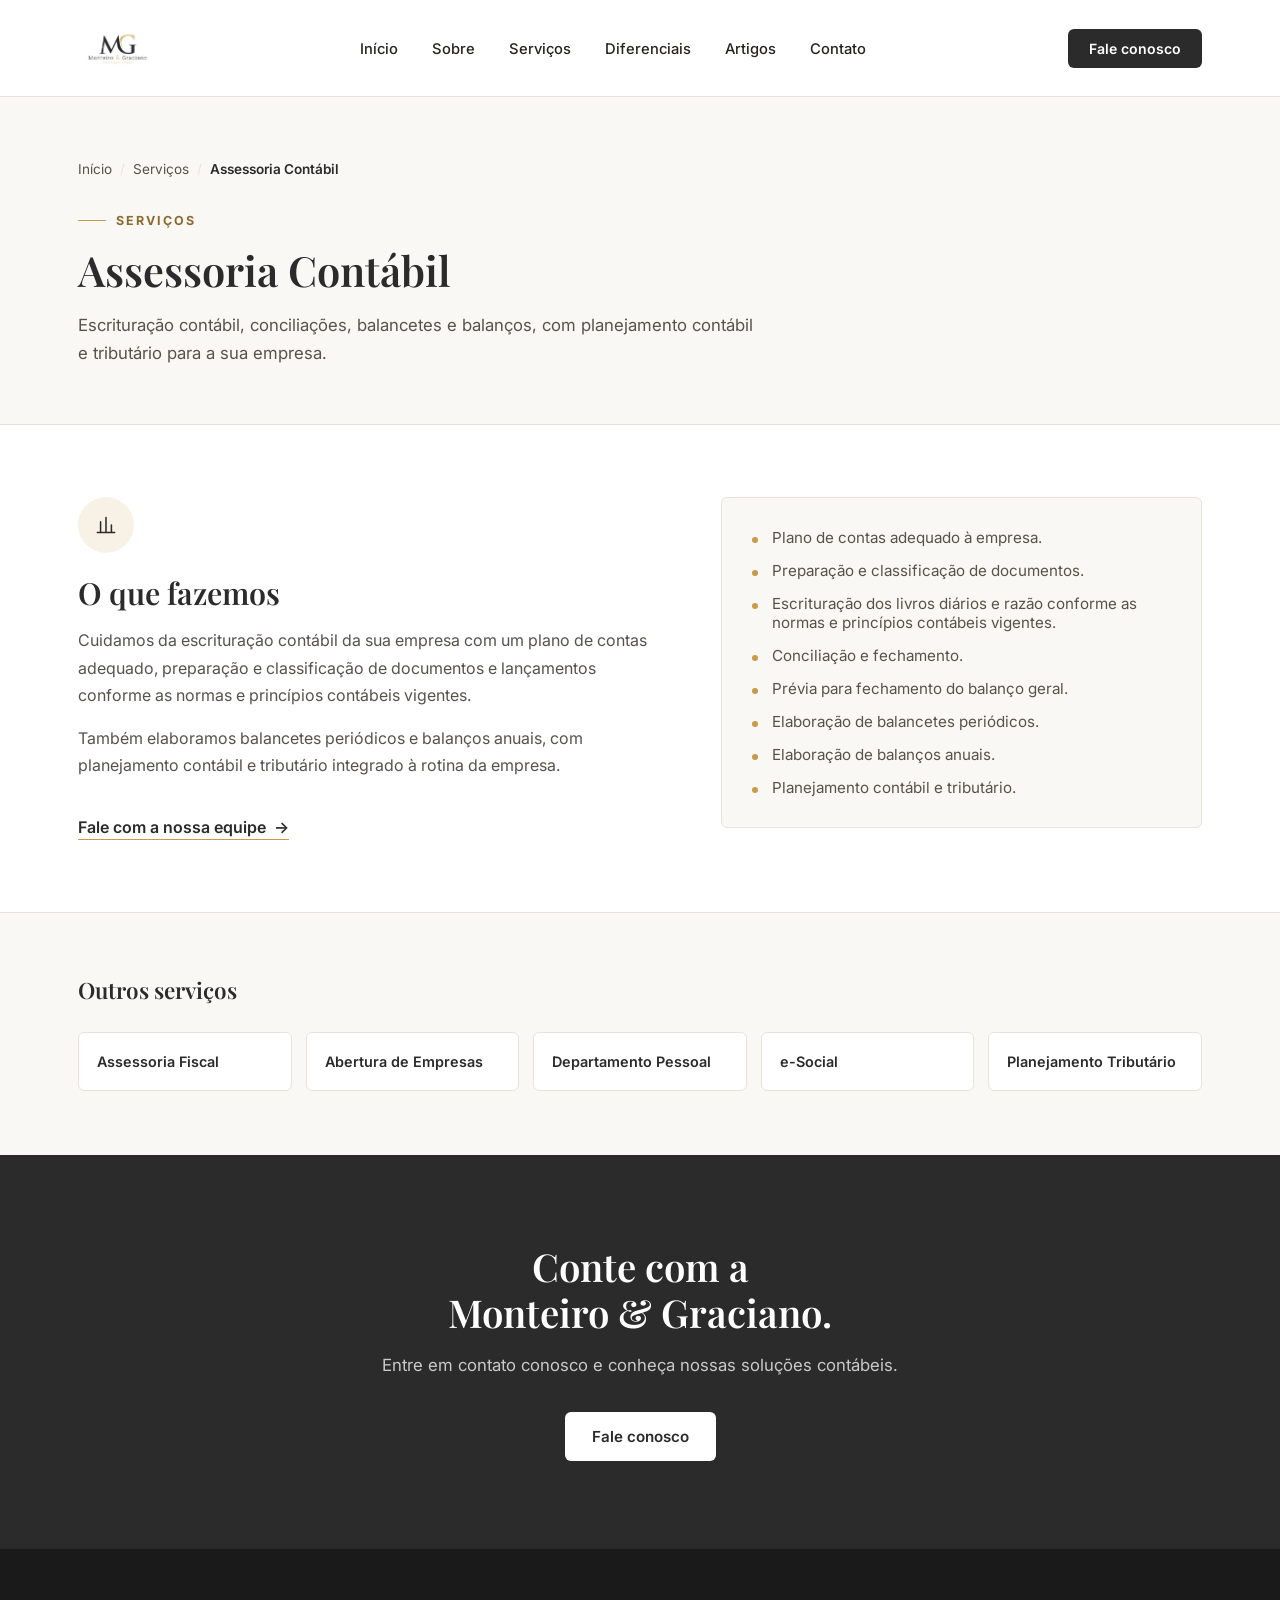
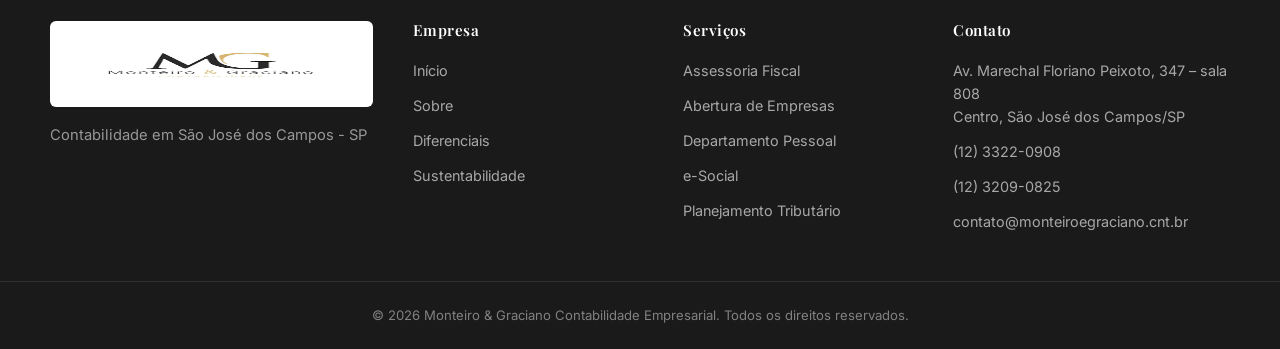
<file: servicos/assessoria-contabil/index.html>
<!doctype html>
<html lang="pt-BR">
<head>
<meta charset="UTF-8">
<meta name="viewport" content="width=device-width, initial-scale=1.0">
<title>Assessoria Contábil | Monteiro & Graciano Contabilidade</title>
<meta name="description" content="Escrituração contábil, conciliações, balancetes e balanços, com planejamento contábil e tributário.">
<link rel="preconnect" href="https://fonts.googleapis.com">
<link rel="preconnect" href="https://fonts.gstatic.com" crossorigin>
<link href="https://fonts.googleapis.com/css2?family=Playfair+Display:wght@500;600;700&family=Inter:wght@400;500;600;700&display=swap" rel="stylesheet">
<link rel="stylesheet" href="../../assets/css/style.css">
<link rel="icon" href="../../assets/img/logo-mg.png" type="image/png">
</head>
<body>

<a class="skip-link" href="#conteudo">Pular para o conteúdo</a>

<header class="site-header" id="topo">
  <div class="container header-inner">
    <a href="../../" class="brand">
      <img src="../../assets/img/logo-mg.png" alt="Monteiro & Graciano Contabilidade" width="325" height="277">
    </a>

    <nav class="main-nav" id="mainNav" aria-label="Navegação principal">
      <ul>
        <li><a href="../../">Início</a></li>
        <li><a href="../../#sobre">Sobre</a></li>
        <li><a href="../">Serviços</a></li>
        <li><a href="../../#diferenciais">Diferenciais</a></li>
        <li><a href="../../#artigos">Artigos</a></li>
        <li><a href="../../#contato">Contato</a></li>
      </ul>
    </nav>

    <div class="header-actions">
      <a href="../../#contato" class="btn btn-primary btn-sm">Fale conosco</a>
      <button class="nav-toggle" id="navToggle" aria-label="Abrir menu" aria-expanded="false" aria-controls="mainNav">
        <span></span><span></span><span></span>
      </button>
    </div>
  </div>
</header>

<main id="conteudo">

  <div class="page-header">
    <div class="container">
      <nav class="breadcrumb" aria-label="Breadcrumb">
        <a href="../../">Início</a>
        <span aria-hidden="true">/</span>
        <a href="../">Serviços</a>
        <span aria-hidden="true">/</span>
        <span class="current">Assessoria Contábil</span>
      </nav>
      <p class="eyebrow">Serviços</p>
      <h1>Assessoria Contábil</h1>
      <p class="section-lead">Escrituração contábil, conciliações, balancetes e balanços, com planejamento contábil e tributário para a sua empresa.</p>
    </div>
  </div>

  <section class="service-full">
    <div class="container service-full-inner">
      <div class="service-full-copy">
        <span class="service-full-icon" aria-hidden="true">
          <svg viewBox="0 0 24 24" fill="none"><path d="M4 19h16M7 19V9m5 10V5m5 14v-7" stroke="currentColor" stroke-width="1.4" stroke-linecap="round"/></svg>
        </span>
        <h2>O que fazemos</h2>
        <p>Cuidamos da escrituração contábil da sua empresa com um plano de contas adequado, preparação e classificação de documentos e lançamentos conforme as normas e princípios contábeis vigentes.</p>
        <p>Também elaboramos balancetes periódicos e balanços anuais, com planejamento contábil e tributário integrado à rotina da empresa.</p>
        <a href="../../#contato" class="link-arrow">Fale com a nossa equipe <span aria-hidden="true">→</span></a>
      </div>
      <ul class="service-full-list">
        <li>Plano de contas adequado à empresa.</li>
        <li>Preparação e classificação de documentos.</li>
        <li>Escrituração dos livros diários e razão conforme as normas e princípios contábeis vigentes.</li>
        <li>Conciliação e fechamento.</li>
        <li>Prévia para fechamento do balanço geral.</li>
        <li>Elaboração de balancetes periódicos.</li>
        <li>Elaboração de balanços anuais.</li>
        <li>Planejamento contábil e tributário.</li>
      </ul>
    </div>
  </section>

  <section class="related-services">
    <div class="container">
      <h2>Outros serviços</h2>
      <div class="related-grid">
        <a class="related-card" href="../assessoria-fiscal/">Assessoria Fiscal</a>
        <a class="related-card" href="../abertura-de-empresas/">Abertura de Empresas</a>
        <a class="related-card" href="../departamento-pessoal/">Departamento Pessoal</a>
        <a class="related-card" href="../e-social/">e-Social</a>
        <a class="related-card" href="../planejamento-tributario/">Planejamento Tributário</a>
      </div>
    </div>
  </section>

  <section class="cta-final">
    <div class="container cta-final-inner">
      <h2>Conte com a Monteiro &amp; Graciano.</h2>
      <p>Entre em contato conosco e conheça nossas soluções contábeis.</p>
      <a href="../../#contato" class="btn btn-light">Fale conosco</a>
    </div>
  </section>

</main>

<footer class="site-footer">
  <div class="container footer-inner">
    <div class="footer-brand">
      <span class="footer-logo-plate">
        <img src="../../assets/img/logo-mg.png" alt="Monteiro & Graciano Contabilidade" width="325" height="277">
      </span>
      <p>Contabilidade em São José dos Campos - SP</p>
    </div>

    <div class="footer-col">
      <h4>Empresa</h4>
      <ul>
        <li><a href="../../">Início</a></li>
        <li><a href="../../#sobre">Sobre</a></li>
        <li><a href="../../#diferenciais">Diferenciais</a></li>
        <li><a href="../../#sustentabilidade">Sustentabilidade</a></li>
      </ul>
    </div>

    <div class="footer-col">
      <h4>Serviços</h4>
      <ul>
        <li><a href="../assessoria-fiscal/">Assessoria Fiscal</a></li>
        <li><a href="../abertura-de-empresas/">Abertura de Empresas</a></li>
        <li><a href="../departamento-pessoal/">Departamento Pessoal</a></li>
        <li><a href="../e-social/">e-Social</a></li>
        <li><a href="../planejamento-tributario/">Planejamento Tributário</a></li>
      </ul>
    </div>

    <div class="footer-col">
      <h4>Contato</h4>
      <ul>
        <li>Av. Marechal Floriano Peixoto, 347 – sala 808<br>Centro, São José dos Campos/SP</li>
        <li><a href="tel:+551233220908">(12) 3322-0908</a></li>
        <li><a href="tel:+551232090825">(12) 3209-0825</a></li>
        <li><a href="mailto:contato@monteiroegraciano.cnt.br">contato@monteiroegraciano.cnt.br</a></li>
      </ul>
    </div>
  </div>

  <div class="footer-bottom">
    <div class="container">
      <p>© <span id="anoAtual">2026</span> Monteiro &amp; Graciano Contabilidade Empresarial. Todos os direitos reservados.</p>
    </div>
  </div>
</footer>

<script src="../../assets/js/main.js"></script>
</body>
</html>
</file>
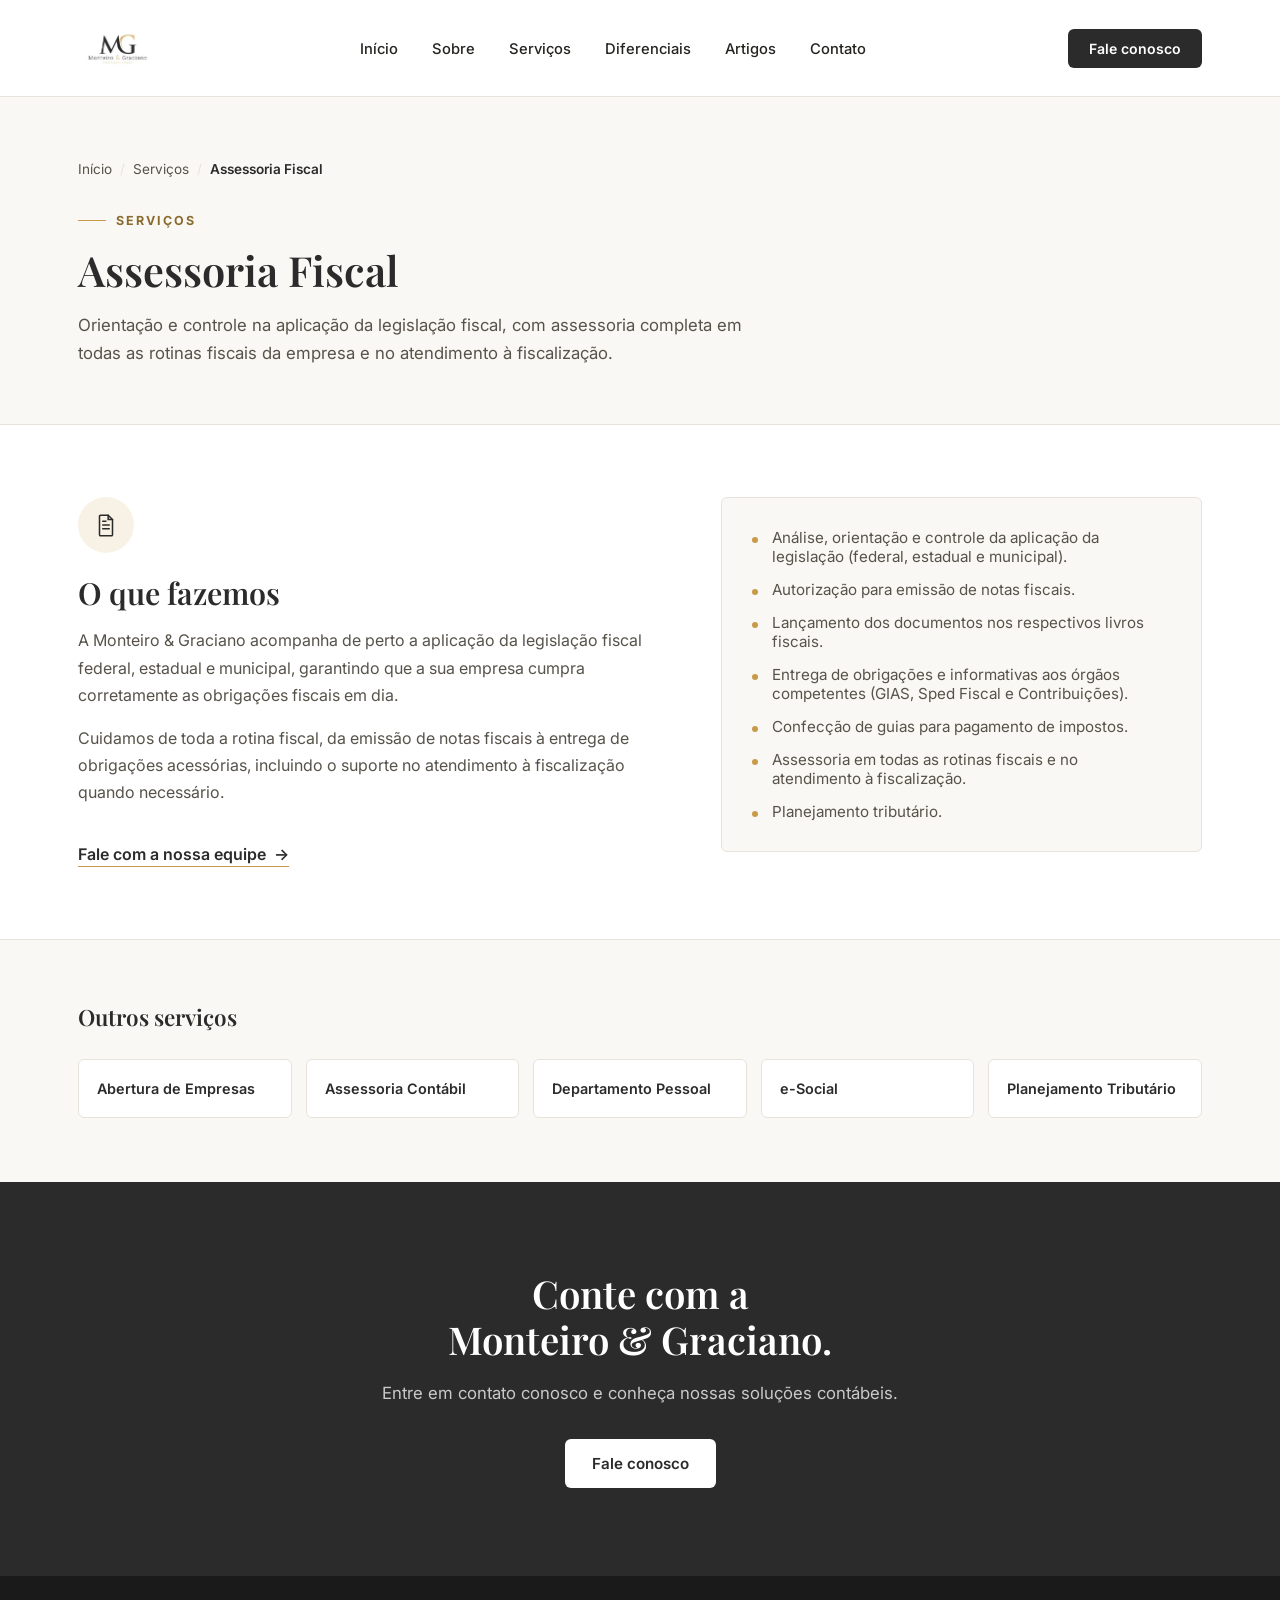
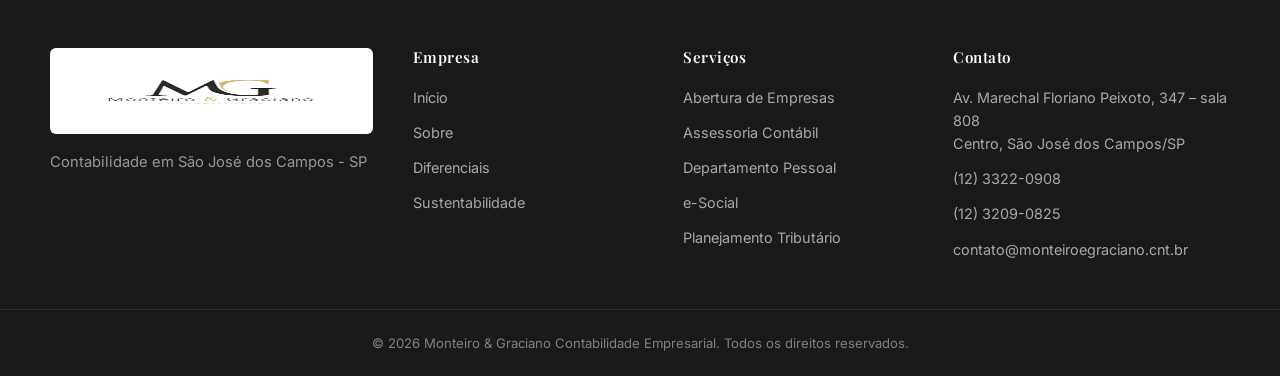
<file: servicos/assessoria-fiscal/index.html>
<!doctype html>
<html lang="pt-BR">
<head>
<meta charset="UTF-8">
<meta name="viewport" content="width=device-width, initial-scale=1.0">
<title>Assessoria Fiscal | Monteiro & Graciano Contabilidade</title>
<meta name="description" content="Assessoria fiscal completa: análise e controle da legislação, emissão de notas fiscais e guias, obrigações acessórias e atendimento à fiscalização.">
<link rel="preconnect" href="https://fonts.googleapis.com">
<link rel="preconnect" href="https://fonts.gstatic.com" crossorigin>
<link href="https://fonts.googleapis.com/css2?family=Playfair+Display:wght@500;600;700&family=Inter:wght@400;500;600;700&display=swap" rel="stylesheet">
<link rel="stylesheet" href="../../assets/css/style.css">
<link rel="icon" href="../../assets/img/logo-mg.png" type="image/png">
</head>
<body>

<a class="skip-link" href="#conteudo">Pular para o conteúdo</a>

<header class="site-header" id="topo">
  <div class="container header-inner">
    <a href="../../" class="brand">
      <img src="../../assets/img/logo-mg.png" alt="Monteiro & Graciano Contabilidade" width="325" height="277">
    </a>

    <nav class="main-nav" id="mainNav" aria-label="Navegação principal">
      <ul>
        <li><a href="../../">Início</a></li>
        <li><a href="../../#sobre">Sobre</a></li>
        <li><a href="../">Serviços</a></li>
        <li><a href="../../#diferenciais">Diferenciais</a></li>
        <li><a href="../../#artigos">Artigos</a></li>
        <li><a href="../../#contato">Contato</a></li>
      </ul>
    </nav>

    <div class="header-actions">
      <a href="../../#contato" class="btn btn-primary btn-sm">Fale conosco</a>
      <button class="nav-toggle" id="navToggle" aria-label="Abrir menu" aria-expanded="false" aria-controls="mainNav">
        <span></span><span></span><span></span>
      </button>
    </div>
  </div>
</header>

<main id="conteudo">

  <div class="page-header">
    <div class="container">
      <nav class="breadcrumb" aria-label="Breadcrumb">
        <a href="../../">Início</a>
        <span aria-hidden="true">/</span>
        <a href="../">Serviços</a>
        <span aria-hidden="true">/</span>
        <span class="current">Assessoria Fiscal</span>
      </nav>
      <p class="eyebrow">Serviços</p>
      <h1>Assessoria Fiscal</h1>
      <p class="section-lead">Orientação e controle na aplicação da legislação fiscal, com assessoria completa em todas as rotinas fiscais da empresa e no atendimento à fiscalização.</p>
    </div>
  </div>

  <section class="service-full">
    <div class="container service-full-inner">
      <div class="service-full-copy">
        <span class="service-full-icon" aria-hidden="true">
          <svg viewBox="0 0 24 24" fill="none"><path d="M7 3h7l4 4v14a1 1 0 0 1-1 1H7a1 1 0 0 1-1-1V4a1 1 0 0 1 1-1Z" stroke="currentColor" stroke-width="1.4"/><path d="M14 3v4h4M9 12h6M9 15.5h6M9 8.5h3" stroke="currentColor" stroke-width="1.4" stroke-linecap="round"/></svg>
        </span>
        <h2>O que fazemos</h2>
        <p>A Monteiro &amp; Graciano acompanha de perto a aplicação da legislação fiscal federal, estadual e municipal, garantindo que a sua empresa cumpra corretamente as obrigações fiscais em dia.</p>
        <p>Cuidamos de toda a rotina fiscal, da emissão de notas fiscais à entrega de obrigações acessórias, incluindo o suporte no atendimento à fiscalização quando necessário.</p>
        <a href="../../#contato" class="link-arrow">Fale com a nossa equipe <span aria-hidden="true">→</span></a>
      </div>
      <ul class="service-full-list">
        <li>Análise, orientação e controle da aplicação da legislação (federal, estadual e municipal).</li>
        <li>Autorização para emissão de notas fiscais.</li>
        <li>Lançamento dos documentos nos respectivos livros fiscais.</li>
        <li>Entrega de obrigações e informativas aos órgãos competentes (GIAS, Sped Fiscal e Contribuições).</li>
        <li>Confecção de guias para pagamento de impostos.</li>
        <li>Assessoria em todas as rotinas fiscais e no atendimento à fiscalização.</li>
        <li>Planejamento tributário.</li>
      </ul>
    </div>
  </section>

  <section class="related-services">
    <div class="container">
      <h2>Outros serviços</h2>
      <div class="related-grid">
        <a class="related-card" href="../abertura-de-empresas/">Abertura de Empresas</a>
        <a class="related-card" href="../assessoria-contabil/">Assessoria Contábil</a>
        <a class="related-card" href="../departamento-pessoal/">Departamento Pessoal</a>
        <a class="related-card" href="../e-social/">e-Social</a>
        <a class="related-card" href="../planejamento-tributario/">Planejamento Tributário</a>
      </div>
    </div>
  </section>

  <section class="cta-final">
    <div class="container cta-final-inner">
      <h2>Conte com a Monteiro &amp; Graciano.</h2>
      <p>Entre em contato conosco e conheça nossas soluções contábeis.</p>
      <a href="../../#contato" class="btn btn-light">Fale conosco</a>
    </div>
  </section>

</main>

<footer class="site-footer">
  <div class="container footer-inner">
    <div class="footer-brand">
      <span class="footer-logo-plate">
        <img src="../../assets/img/logo-mg.png" alt="Monteiro & Graciano Contabilidade" width="325" height="277">
      </span>
      <p>Contabilidade em São José dos Campos - SP</p>
    </div>

    <div class="footer-col">
      <h4>Empresa</h4>
      <ul>
        <li><a href="../../">Início</a></li>
        <li><a href="../../#sobre">Sobre</a></li>
        <li><a href="../../#diferenciais">Diferenciais</a></li>
        <li><a href="../../#sustentabilidade">Sustentabilidade</a></li>
      </ul>
    </div>

    <div class="footer-col">
      <h4>Serviços</h4>
      <ul>
        <li><a href="../abertura-de-empresas/">Abertura de Empresas</a></li>
        <li><a href="../assessoria-contabil/">Assessoria Contábil</a></li>
        <li><a href="../departamento-pessoal/">Departamento Pessoal</a></li>
        <li><a href="../e-social/">e-Social</a></li>
        <li><a href="../planejamento-tributario/">Planejamento Tributário</a></li>
      </ul>
    </div>

    <div class="footer-col">
      <h4>Contato</h4>
      <ul>
        <li>Av. Marechal Floriano Peixoto, 347 – sala 808<br>Centro, São José dos Campos/SP</li>
        <li><a href="tel:+551233220908">(12) 3322-0908</a></li>
        <li><a href="tel:+551232090825">(12) 3209-0825</a></li>
        <li><a href="mailto:contato@monteiroegraciano.cnt.br">contato@monteiroegraciano.cnt.br</a></li>
      </ul>
    </div>
  </div>

  <div class="footer-bottom">
    <div class="container">
      <p>© <span id="anoAtual">2026</span> Monteiro &amp; Graciano Contabilidade Empresarial. Todos os direitos reservados.</p>
    </div>
  </div>
</footer>

<script src="../../assets/js/main.js"></script>
</body>
</html>
</file>
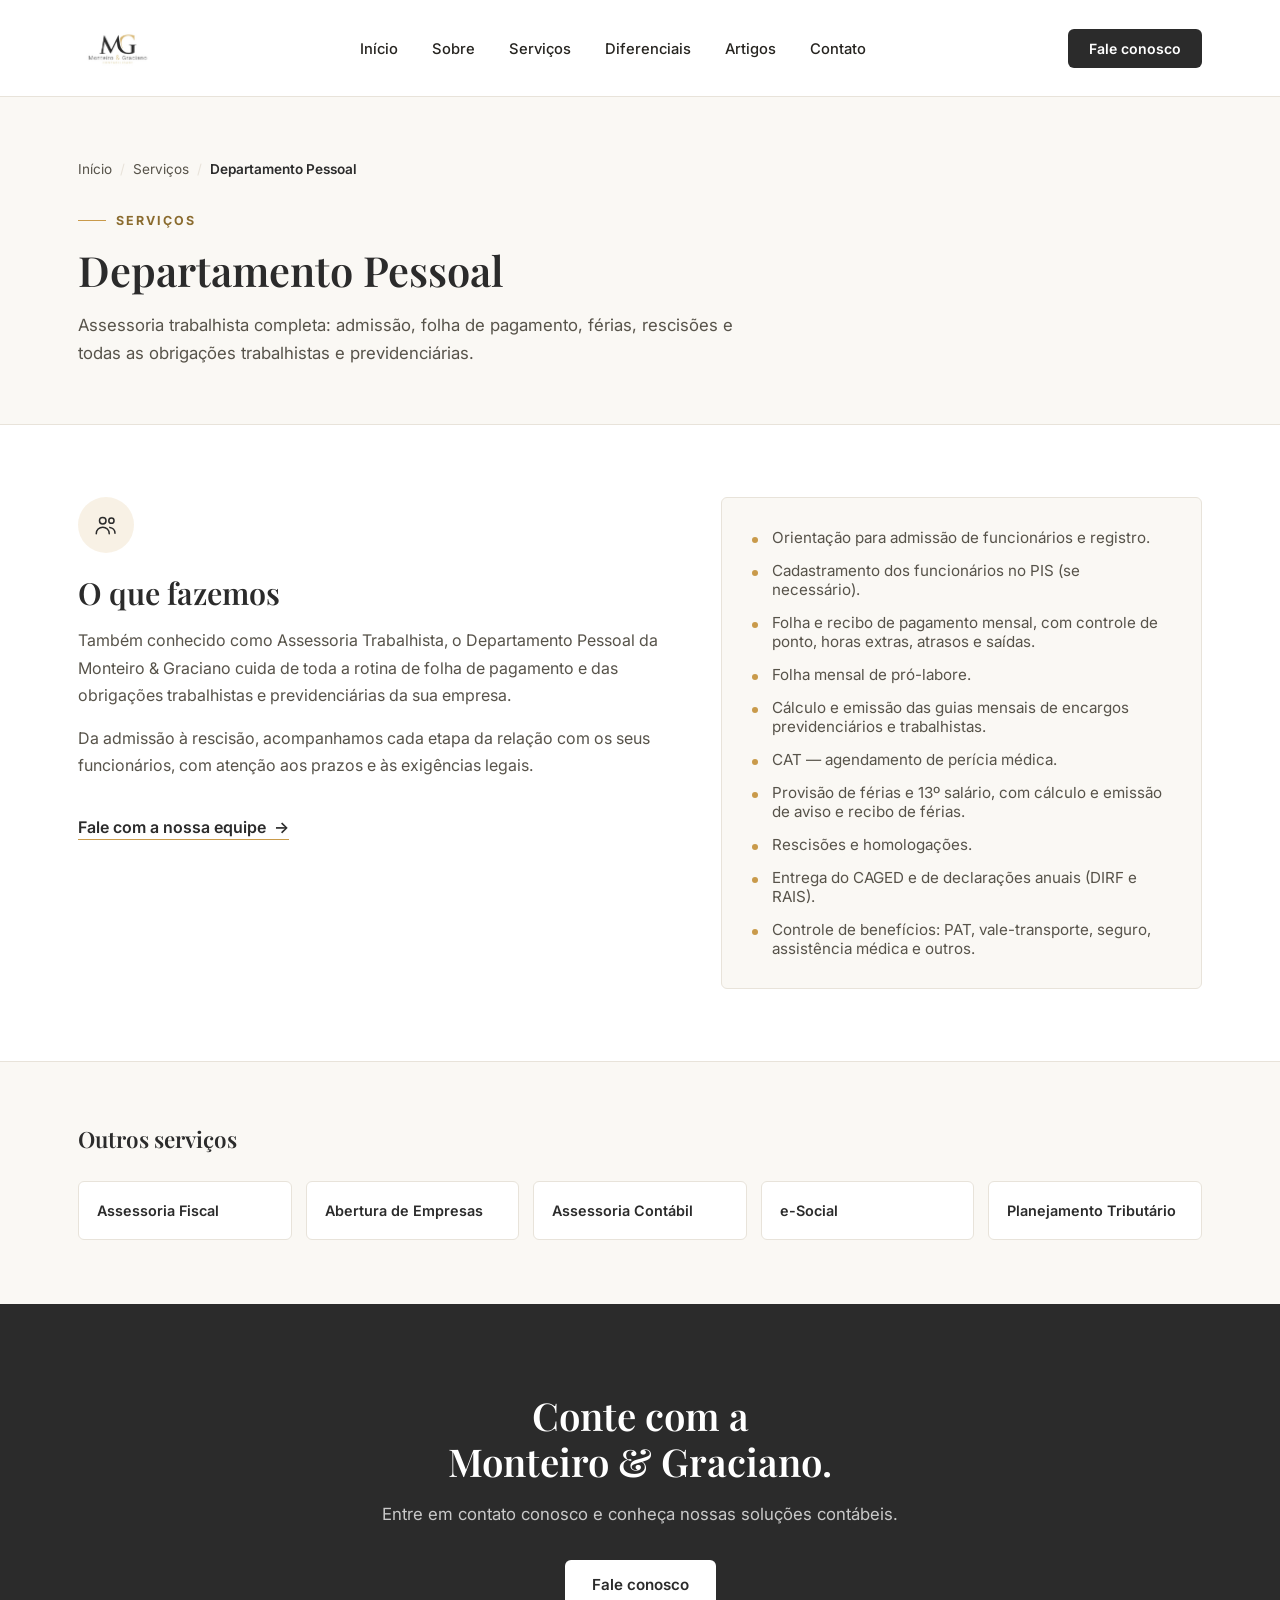
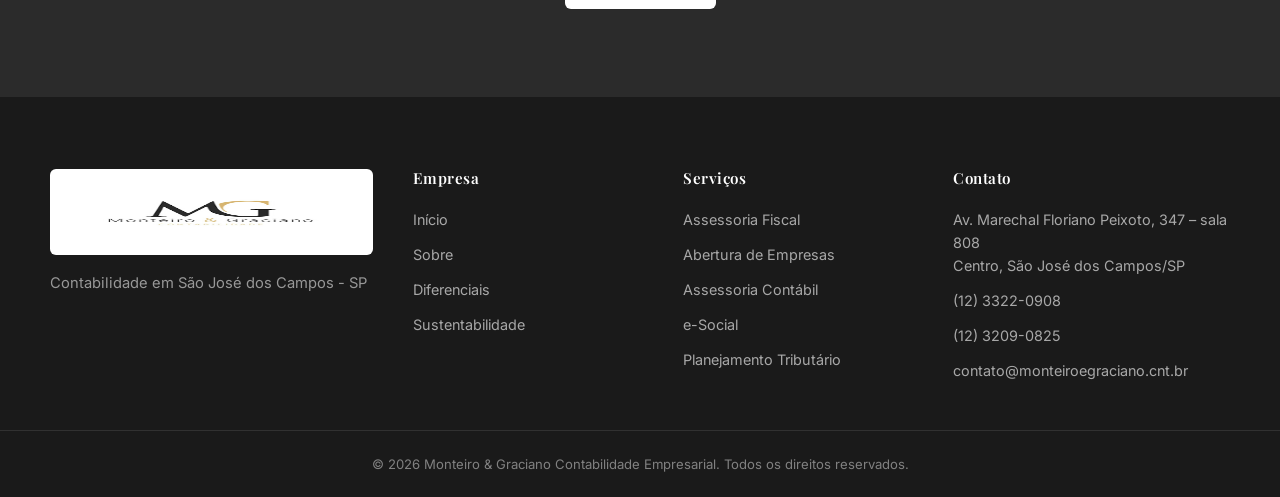
<file: servicos/departamento-pessoal/index.html>
<!doctype html>
<html lang="pt-BR">
<head>
<meta charset="UTF-8">
<meta name="viewport" content="width=device-width, initial-scale=1.0">
<title>Departamento Pessoal | Monteiro & Graciano Contabilidade</title>
<meta name="description" content="Assessoria trabalhista completa: admissão, folha de pagamento, férias, rescisões e obrigações trabalhistas e previdenciárias.">
<link rel="preconnect" href="https://fonts.googleapis.com">
<link rel="preconnect" href="https://fonts.gstatic.com" crossorigin>
<link href="https://fonts.googleapis.com/css2?family=Playfair+Display:wght@500;600;700&family=Inter:wght@400;500;600;700&display=swap" rel="stylesheet">
<link rel="stylesheet" href="../../assets/css/style.css">
<link rel="icon" href="../../assets/img/logo-mg.png" type="image/png">
</head>
<body>

<a class="skip-link" href="#conteudo">Pular para o conteúdo</a>

<header class="site-header" id="topo">
  <div class="container header-inner">
    <a href="../../" class="brand">
      <img src="../../assets/img/logo-mg.png" alt="Monteiro & Graciano Contabilidade" width="325" height="277">
    </a>

    <nav class="main-nav" id="mainNav" aria-label="Navegação principal">
      <ul>
        <li><a href="../../">Início</a></li>
        <li><a href="../../#sobre">Sobre</a></li>
        <li><a href="../">Serviços</a></li>
        <li><a href="../../#diferenciais">Diferenciais</a></li>
        <li><a href="../../#artigos">Artigos</a></li>
        <li><a href="../../#contato">Contato</a></li>
      </ul>
    </nav>

    <div class="header-actions">
      <a href="../../#contato" class="btn btn-primary btn-sm">Fale conosco</a>
      <button class="nav-toggle" id="navToggle" aria-label="Abrir menu" aria-expanded="false" aria-controls="mainNav">
        <span></span><span></span><span></span>
      </button>
    </div>
  </div>
</header>

<main id="conteudo">

  <div class="page-header">
    <div class="container">
      <nav class="breadcrumb" aria-label="Breadcrumb">
        <a href="../../">Início</a>
        <span aria-hidden="true">/</span>
        <a href="../">Serviços</a>
        <span aria-hidden="true">/</span>
        <span class="current">Departamento Pessoal</span>
      </nav>
      <p class="eyebrow">Serviços</p>
      <h1>Departamento Pessoal</h1>
      <p class="section-lead">Assessoria trabalhista completa: admissão, folha de pagamento, férias, rescisões e todas as obrigações trabalhistas e previdenciárias.</p>
    </div>
  </div>

  <section class="service-full">
    <div class="container service-full-inner">
      <div class="service-full-copy">
        <span class="service-full-icon" aria-hidden="true">
          <svg viewBox="0 0 24 24" fill="none"><circle cx="9" cy="8" r="3" stroke="currentColor" stroke-width="1.4"/><path d="M3 20c0-3.3 2.7-6 6-6s6 2.7 6 6" stroke="currentColor" stroke-width="1.4" stroke-linecap="round"/><circle cx="17" cy="8" r="2.4" stroke="currentColor" stroke-width="1.4"/><path d="M15.5 14.2c2.7.3 4.8 2.6 4.8 5.4" stroke="currentColor" stroke-width="1.4" stroke-linecap="round"/></svg>
        </span>
        <h2>O que fazemos</h2>
        <p>Também conhecido como Assessoria Trabalhista, o Departamento Pessoal da Monteiro &amp; Graciano cuida de toda a rotina de folha de pagamento e das obrigações trabalhistas e previdenciárias da sua empresa.</p>
        <p>Da admissão à rescisão, acompanhamos cada etapa da relação com os seus funcionários, com atenção aos prazos e às exigências legais.</p>
        <a href="../../#contato" class="link-arrow">Fale com a nossa equipe <span aria-hidden="true">→</span></a>
      </div>
      <ul class="service-full-list">
        <li>Orientação para admissão de funcionários e registro.</li>
        <li>Cadastramento dos funcionários no PIS (se necessário).</li>
        <li>Folha e recibo de pagamento mensal, com controle de ponto, horas extras, atrasos e saídas.</li>
        <li>Folha mensal de pró-labore.</li>
        <li>Cálculo e emissão das guias mensais de encargos previdenciários e trabalhistas.</li>
        <li>CAT — agendamento de perícia médica.</li>
        <li>Provisão de férias e 13º salário, com cálculo e emissão de aviso e recibo de férias.</li>
        <li>Rescisões e homologações.</li>
        <li>Entrega do CAGED e de declarações anuais (DIRF e RAIS).</li>
        <li>Controle de benefícios: PAT, vale-transporte, seguro, assistência médica e outros.</li>
      </ul>
    </div>
  </section>

  <section class="related-services">
    <div class="container">
      <h2>Outros serviços</h2>
      <div class="related-grid">
        <a class="related-card" href="../assessoria-fiscal/">Assessoria Fiscal</a>
        <a class="related-card" href="../abertura-de-empresas/">Abertura de Empresas</a>
        <a class="related-card" href="../assessoria-contabil/">Assessoria Contábil</a>
        <a class="related-card" href="../e-social/">e-Social</a>
        <a class="related-card" href="../planejamento-tributario/">Planejamento Tributário</a>
      </div>
    </div>
  </section>

  <section class="cta-final">
    <div class="container cta-final-inner">
      <h2>Conte com a Monteiro &amp; Graciano.</h2>
      <p>Entre em contato conosco e conheça nossas soluções contábeis.</p>
      <a href="../../#contato" class="btn btn-light">Fale conosco</a>
    </div>
  </section>

</main>

<footer class="site-footer">
  <div class="container footer-inner">
    <div class="footer-brand">
      <span class="footer-logo-plate">
        <img src="../../assets/img/logo-mg.png" alt="Monteiro & Graciano Contabilidade" width="325" height="277">
      </span>
      <p>Contabilidade em São José dos Campos - SP</p>
    </div>

    <div class="footer-col">
      <h4>Empresa</h4>
      <ul>
        <li><a href="../../">Início</a></li>
        <li><a href="../../#sobre">Sobre</a></li>
        <li><a href="../../#diferenciais">Diferenciais</a></li>
        <li><a href="../../#sustentabilidade">Sustentabilidade</a></li>
      </ul>
    </div>

    <div class="footer-col">
      <h4>Serviços</h4>
      <ul>
        <li><a href="../assessoria-fiscal/">Assessoria Fiscal</a></li>
        <li><a href="../abertura-de-empresas/">Abertura de Empresas</a></li>
        <li><a href="../assessoria-contabil/">Assessoria Contábil</a></li>
        <li><a href="../e-social/">e-Social</a></li>
        <li><a href="../planejamento-tributario/">Planejamento Tributário</a></li>
      </ul>
    </div>

    <div class="footer-col">
      <h4>Contato</h4>
      <ul>
        <li>Av. Marechal Floriano Peixoto, 347 – sala 808<br>Centro, São José dos Campos/SP</li>
        <li><a href="tel:+551233220908">(12) 3322-0908</a></li>
        <li><a href="tel:+551232090825">(12) 3209-0825</a></li>
        <li><a href="mailto:contato@monteiroegraciano.cnt.br">contato@monteiroegraciano.cnt.br</a></li>
      </ul>
    </div>
  </div>

  <div class="footer-bottom">
    <div class="container">
      <p>© <span id="anoAtual">2026</span> Monteiro &amp; Graciano Contabilidade Empresarial. Todos os direitos reservados.</p>
    </div>
  </div>
</footer>

<script src="../../assets/js/main.js"></script>
</body>
</html>
</file>
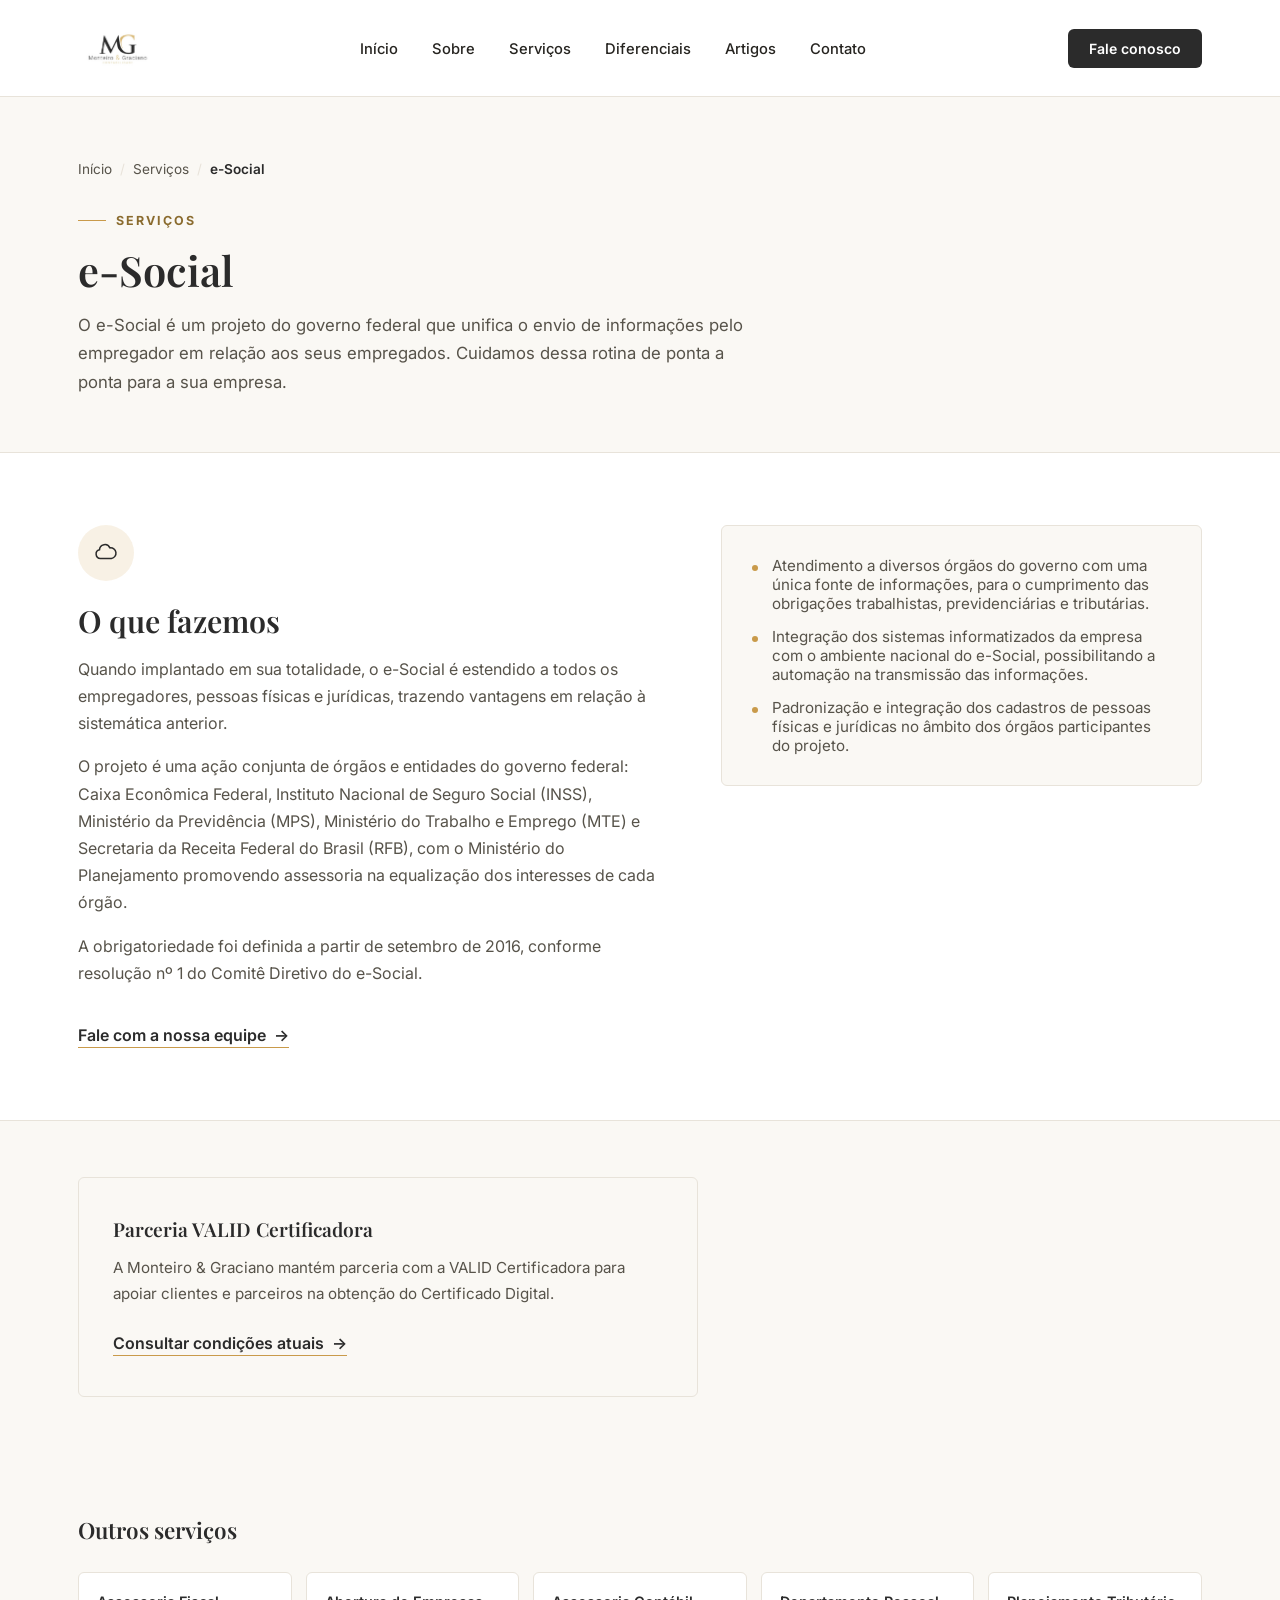
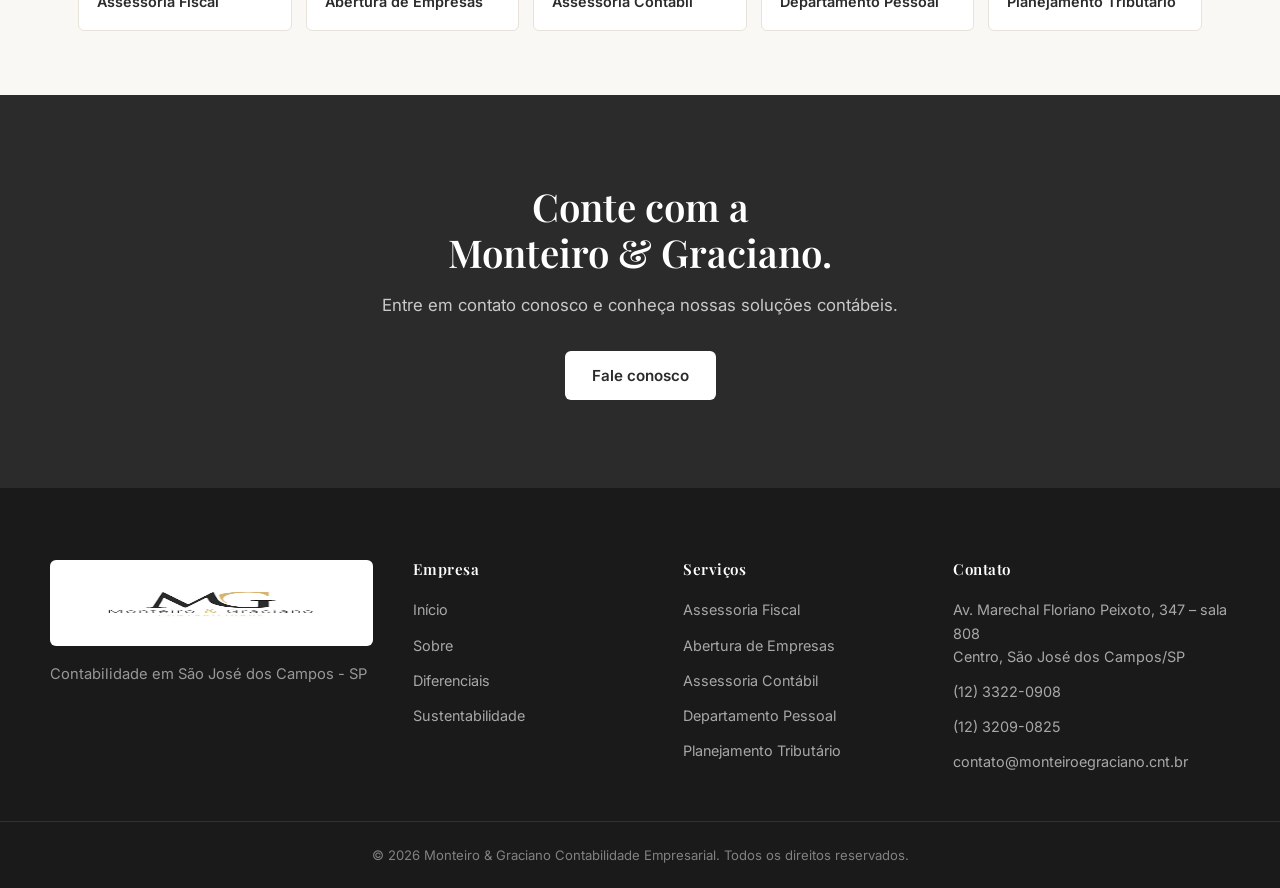
<file: servicos/e-social/index.html>
<!doctype html>
<html lang="pt-BR">
<head>
<meta charset="UTF-8">
<meta name="viewport" content="width=device-width, initial-scale=1.0">
<title>e-Social | Monteiro & Graciano Contabilidade</title>
<meta name="description" content="O e-Social é um projeto do governo federal que unifica o envio de informações pelo empregador. Saiba como a Monteiro & Graciano cuida dessa rotina.">
<link rel="preconnect" href="https://fonts.googleapis.com">
<link rel="preconnect" href="https://fonts.gstatic.com" crossorigin>
<link href="https://fonts.googleapis.com/css2?family=Playfair+Display:wght@500;600;700&family=Inter:wght@400;500;600;700&display=swap" rel="stylesheet">
<link rel="stylesheet" href="../../assets/css/style.css">
<link rel="icon" href="../../assets/img/logo-mg.png" type="image/png">
</head>
<body>

<a class="skip-link" href="#conteudo">Pular para o conteúdo</a>

<header class="site-header" id="topo">
  <div class="container header-inner">
    <a href="../../" class="brand">
      <img src="../../assets/img/logo-mg.png" alt="Monteiro & Graciano Contabilidade" width="325" height="277">
    </a>

    <nav class="main-nav" id="mainNav" aria-label="Navegação principal">
      <ul>
        <li><a href="../../">Início</a></li>
        <li><a href="../../#sobre">Sobre</a></li>
        <li><a href="../">Serviços</a></li>
        <li><a href="../../#diferenciais">Diferenciais</a></li>
        <li><a href="../../#artigos">Artigos</a></li>
        <li><a href="../../#contato">Contato</a></li>
      </ul>
    </nav>

    <div class="header-actions">
      <a href="../../#contato" class="btn btn-primary btn-sm">Fale conosco</a>
      <button class="nav-toggle" id="navToggle" aria-label="Abrir menu" aria-expanded="false" aria-controls="mainNav">
        <span></span><span></span><span></span>
      </button>
    </div>
  </div>
</header>

<main id="conteudo">

  <div class="page-header">
    <div class="container">
      <nav class="breadcrumb" aria-label="Breadcrumb">
        <a href="../../">Início</a>
        <span aria-hidden="true">/</span>
        <a href="../">Serviços</a>
        <span aria-hidden="true">/</span>
        <span class="current">e-Social</span>
      </nav>
      <p class="eyebrow">Serviços</p>
      <h1>e-Social</h1>
      <p class="section-lead">O e-Social é um projeto do governo federal que unifica o envio de informações pelo empregador em relação aos seus empregados. Cuidamos dessa rotina de ponta a ponta para a sua empresa.</p>
    </div>
  </div>

  <section class="service-full">
    <div class="container service-full-inner">
      <div class="service-full-copy">
        <span class="service-full-icon" aria-hidden="true">
          <svg viewBox="0 0 24 24" fill="none"><path d="M7 17a4 4 0 0 1-1-7.9 5 5 0 0 1 9.6-1.8A4.5 4.5 0 0 1 17 17H7Z" stroke="currentColor" stroke-width="1.4" stroke-linejoin="round"/></svg>
        </span>
        <h2>O que fazemos</h2>
        <p>Quando implantado em sua totalidade, o e-Social é estendido a todos os empregadores, pessoas físicas e jurídicas, trazendo vantagens em relação à sistemática anterior.</p>
        <p>O projeto é uma ação conjunta de órgãos e entidades do governo federal: Caixa Econômica Federal, Instituto Nacional de Seguro Social (INSS), Ministério da Previdência (MPS), Ministério do Trabalho e Emprego (MTE) e Secretaria da Receita Federal do Brasil (RFB), com o Ministério do Planejamento promovendo assessoria na equalização dos interesses de cada órgão.</p>
        <p>A obrigatoriedade foi definida a partir de setembro de 2016, conforme resolução nº 1 do Comitê Diretivo do e-Social.</p>
        <a href="../../#contato" class="link-arrow">Fale com a nossa equipe <span aria-hidden="true">→</span></a>
      </div>
      <ul class="service-full-list">
        <li>Atendimento a diversos órgãos do governo com uma única fonte de informações, para o cumprimento das obrigações trabalhistas, previdenciárias e tributárias.</li>
        <li>Integração dos sistemas informatizados da empresa com o ambiente nacional do e-Social, possibilitando a automação na transmissão das informações.</li>
        <li>Padronização e integração dos cadastros de pessoas físicas e jurídicas no âmbito dos órgãos participantes do projeto.</li>
      </ul>
    </div>
  </section>

  <section class="section-alt valid-partnership">
    <div class="container">
      <div class="esocial-card">
        <h3>Parceria VALID Certificadora</h3>
        <p>A Monteiro &amp; Graciano mantém parceria com a VALID Certificadora para apoiar clientes e parceiros na obtenção do Certificado Digital.</p>
        <a href="../../#contato" class="link-arrow">Consultar condições atuais <span aria-hidden="true">→</span></a>
      </div>
    </div>
  </section>

  <section class="related-services">
    <div class="container">
      <h2>Outros serviços</h2>
      <div class="related-grid">
        <a class="related-card" href="../assessoria-fiscal/">Assessoria Fiscal</a>
        <a class="related-card" href="../abertura-de-empresas/">Abertura de Empresas</a>
        <a class="related-card" href="../assessoria-contabil/">Assessoria Contábil</a>
        <a class="related-card" href="../departamento-pessoal/">Departamento Pessoal</a>
        <a class="related-card" href="../planejamento-tributario/">Planejamento Tributário</a>
      </div>
    </div>
  </section>

  <section class="cta-final">
    <div class="container cta-final-inner">
      <h2>Conte com a Monteiro &amp; Graciano.</h2>
      <p>Entre em contato conosco e conheça nossas soluções contábeis.</p>
      <a href="../../#contato" class="btn btn-light">Fale conosco</a>
    </div>
  </section>

</main>

<footer class="site-footer">
  <div class="container footer-inner">
    <div class="footer-brand">
      <span class="footer-logo-plate">
        <img src="../../assets/img/logo-mg.png" alt="Monteiro & Graciano Contabilidade" width="325" height="277">
      </span>
      <p>Contabilidade em São José dos Campos - SP</p>
    </div>

    <div class="footer-col">
      <h4>Empresa</h4>
      <ul>
        <li><a href="../../">Início</a></li>
        <li><a href="../../#sobre">Sobre</a></li>
        <li><a href="../../#diferenciais">Diferenciais</a></li>
        <li><a href="../../#sustentabilidade">Sustentabilidade</a></li>
      </ul>
    </div>

    <div class="footer-col">
      <h4>Serviços</h4>
      <ul>
        <li><a href="../assessoria-fiscal/">Assessoria Fiscal</a></li>
        <li><a href="../abertura-de-empresas/">Abertura de Empresas</a></li>
        <li><a href="../assessoria-contabil/">Assessoria Contábil</a></li>
        <li><a href="../departamento-pessoal/">Departamento Pessoal</a></li>
        <li><a href="../planejamento-tributario/">Planejamento Tributário</a></li>
      </ul>
    </div>

    <div class="footer-col">
      <h4>Contato</h4>
      <ul>
        <li>Av. Marechal Floriano Peixoto, 347 – sala 808<br>Centro, São José dos Campos/SP</li>
        <li><a href="tel:+551233220908">(12) 3322-0908</a></li>
        <li><a href="tel:+551232090825">(12) 3209-0825</a></li>
        <li><a href="mailto:contato@monteiroegraciano.cnt.br">contato@monteiroegraciano.cnt.br</a></li>
      </ul>
    </div>
  </div>

  <div class="footer-bottom">
    <div class="container">
      <p>© <span id="anoAtual">2026</span> Monteiro &amp; Graciano Contabilidade Empresarial. Todos os direitos reservados.</p>
    </div>
  </div>
</footer>

<script src="../../assets/js/main.js"></script>
</body>
</html>
</file>
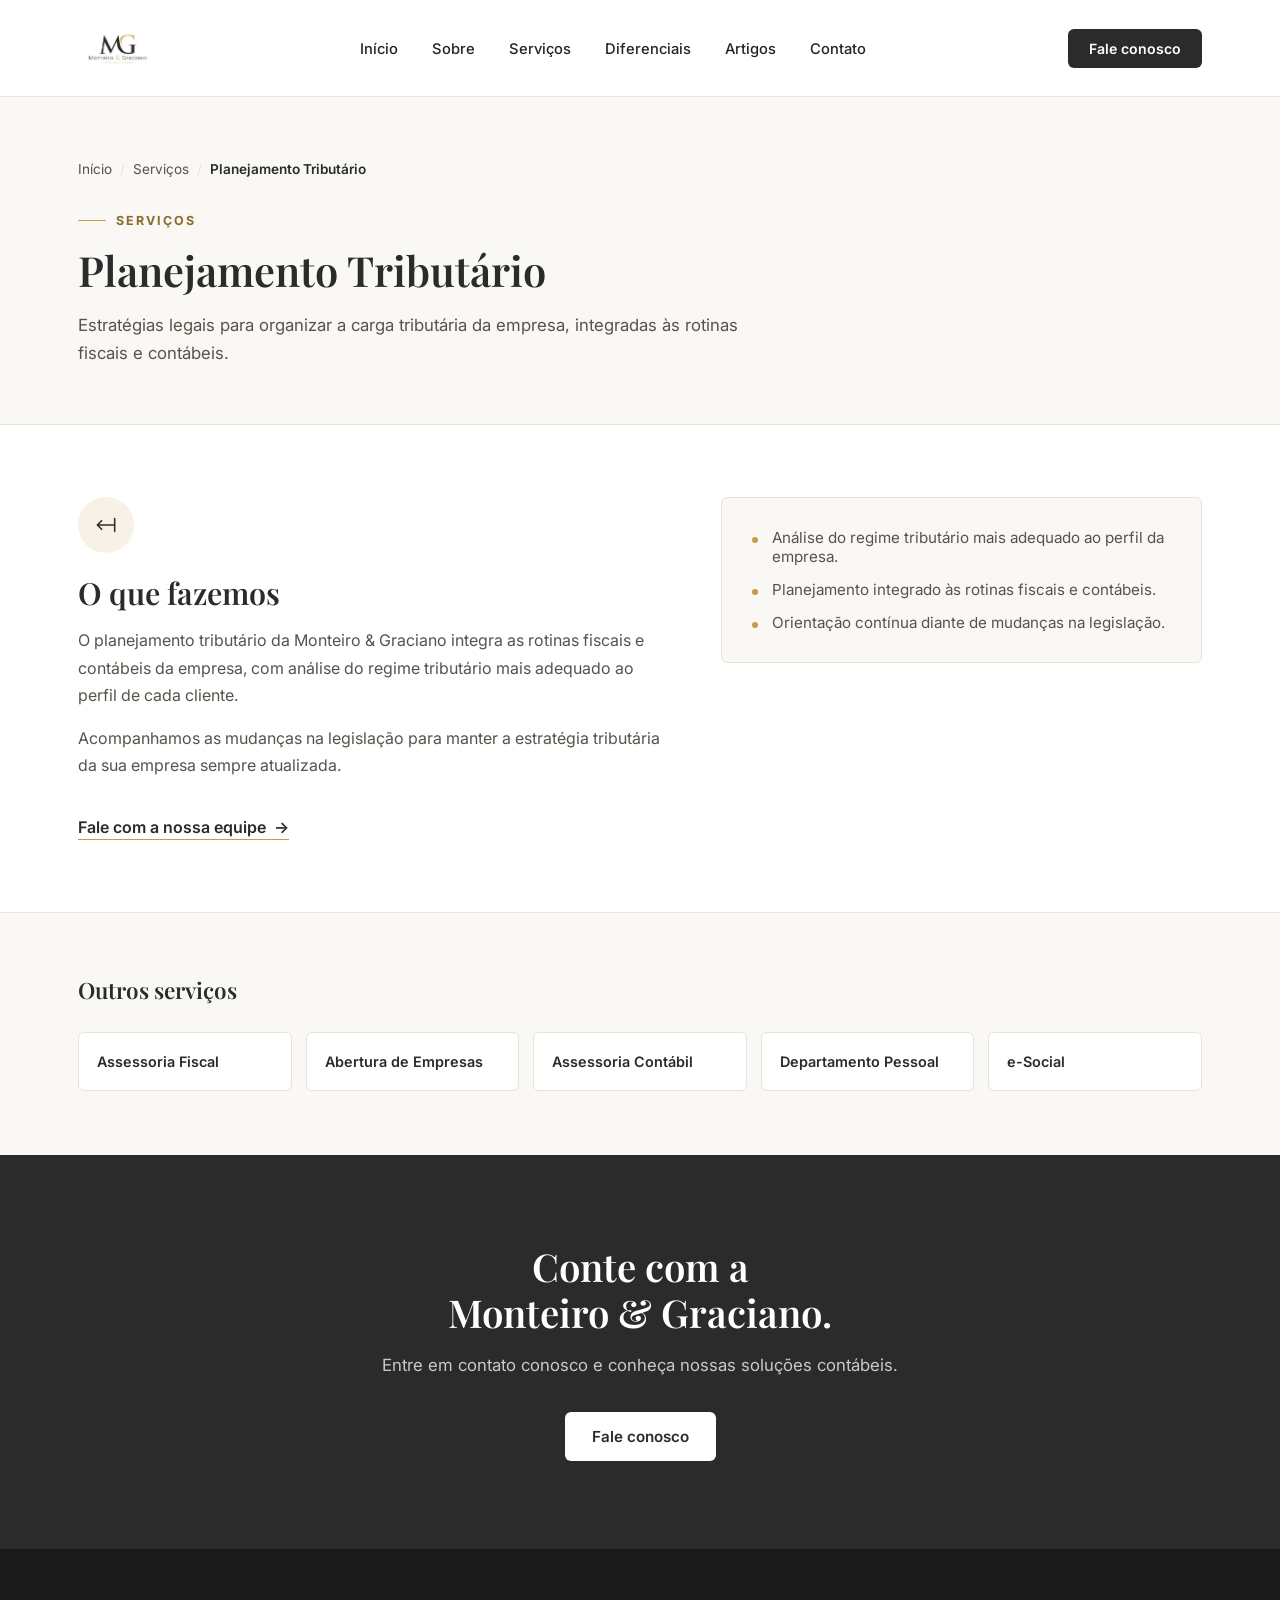
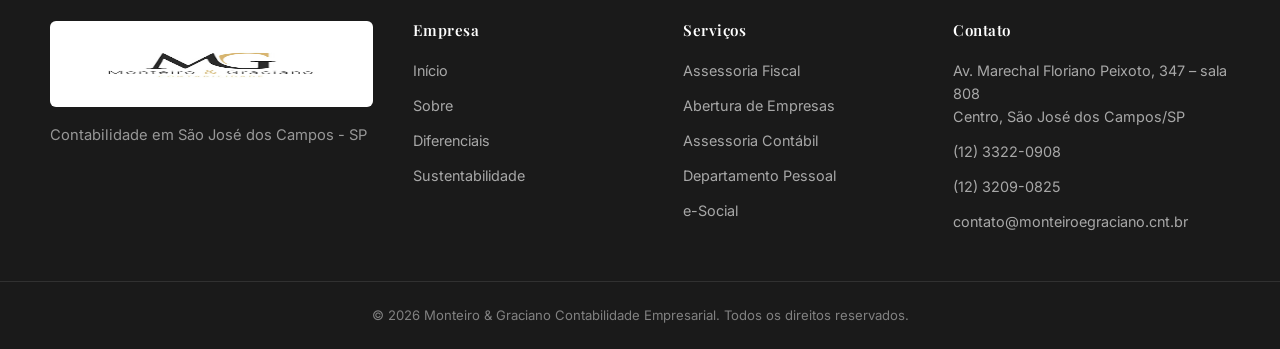
<file: servicos/planejamento-tributario/index.html>
<!doctype html>
<html lang="pt-BR">
<head>
<meta charset="UTF-8">
<meta name="viewport" content="width=device-width, initial-scale=1.0">
<title>Planejamento Tributário | Monteiro & Graciano Contabilidade</title>
<meta name="description" content="Estratégias legais para organizar a carga tributária da empresa, integradas às rotinas fiscais e contábeis.">
<link rel="preconnect" href="https://fonts.googleapis.com">
<link rel="preconnect" href="https://fonts.gstatic.com" crossorigin>
<link href="https://fonts.googleapis.com/css2?family=Playfair+Display:wght@500;600;700&family=Inter:wght@400;500;600;700&display=swap" rel="stylesheet">
<link rel="stylesheet" href="../../assets/css/style.css">
<link rel="icon" href="../../assets/img/logo-mg.png" type="image/png">
</head>
<body>

<a class="skip-link" href="#conteudo">Pular para o conteúdo</a>

<header class="site-header" id="topo">
  <div class="container header-inner">
    <a href="../../" class="brand">
      <img src="../../assets/img/logo-mg.png" alt="Monteiro & Graciano Contabilidade" width="325" height="277">
    </a>

    <nav class="main-nav" id="mainNav" aria-label="Navegação principal">
      <ul>
        <li><a href="../../">Início</a></li>
        <li><a href="../../#sobre">Sobre</a></li>
        <li><a href="../">Serviços</a></li>
        <li><a href="../../#diferenciais">Diferenciais</a></li>
        <li><a href="../../#artigos">Artigos</a></li>
        <li><a href="../../#contato">Contato</a></li>
      </ul>
    </nav>

    <div class="header-actions">
      <a href="../../#contato" class="btn btn-primary btn-sm">Fale conosco</a>
      <button class="nav-toggle" id="navToggle" aria-label="Abrir menu" aria-expanded="false" aria-controls="mainNav">
        <span></span><span></span><span></span>
      </button>
    </div>
  </div>
</header>

<main id="conteudo">

  <div class="page-header">
    <div class="container">
      <nav class="breadcrumb" aria-label="Breadcrumb">
        <a href="../../">Início</a>
        <span aria-hidden="true">/</span>
        <a href="../">Serviços</a>
        <span aria-hidden="true">/</span>
        <span class="current">Planejamento Tributário</span>
      </nav>
      <p class="eyebrow">Serviços</p>
      <h1>Planejamento Tributário</h1>
      <p class="section-lead">Estratégias legais para organizar a carga tributária da empresa, integradas às rotinas fiscais e contábeis.</p>
    </div>
  </div>

  <section class="service-full">
    <div class="container service-full-inner">
      <div class="service-full-copy">
        <span class="service-full-icon" aria-hidden="true">
          <svg viewBox="0 0 24 24" fill="none"><path d="M4 12h16M4 12l4-4M4 12l4 4" stroke="currentColor" stroke-width="1.4" stroke-linecap="round" stroke-linejoin="round"/><path d="M20 6v12" stroke="currentColor" stroke-width="1.4" stroke-linecap="round"/></svg>
        </span>
        <h2>O que fazemos</h2>
        <p>O planejamento tributário da Monteiro &amp; Graciano integra as rotinas fiscais e contábeis da empresa, com análise do regime tributário mais adequado ao perfil de cada cliente.</p>
        <p>Acompanhamos as mudanças na legislação para manter a estratégia tributária da sua empresa sempre atualizada.</p>
        <a href="../../#contato" class="link-arrow">Fale com a nossa equipe <span aria-hidden="true">→</span></a>
      </div>
      <ul class="service-full-list">
        <li>Análise do regime tributário mais adequado ao perfil da empresa.</li>
        <li>Planejamento integrado às rotinas fiscais e contábeis.</li>
        <li>Orientação contínua diante de mudanças na legislação.</li>
      </ul>
    </div>
  </section>

  <section class="related-services">
    <div class="container">
      <h2>Outros serviços</h2>
      <div class="related-grid">
        <a class="related-card" href="../assessoria-fiscal/">Assessoria Fiscal</a>
        <a class="related-card" href="../abertura-de-empresas/">Abertura de Empresas</a>
        <a class="related-card" href="../assessoria-contabil/">Assessoria Contábil</a>
        <a class="related-card" href="../departamento-pessoal/">Departamento Pessoal</a>
        <a class="related-card" href="../e-social/">e-Social</a>
      </div>
    </div>
  </section>

  <section class="cta-final">
    <div class="container cta-final-inner">
      <h2>Conte com a Monteiro &amp; Graciano.</h2>
      <p>Entre em contato conosco e conheça nossas soluções contábeis.</p>
      <a href="../../#contato" class="btn btn-light">Fale conosco</a>
    </div>
  </section>

</main>

<footer class="site-footer">
  <div class="container footer-inner">
    <div class="footer-brand">
      <span class="footer-logo-plate">
        <img src="../../assets/img/logo-mg.png" alt="Monteiro & Graciano Contabilidade" width="325" height="277">
      </span>
      <p>Contabilidade em São José dos Campos - SP</p>
    </div>

    <div class="footer-col">
      <h4>Empresa</h4>
      <ul>
        <li><a href="../../">Início</a></li>
        <li><a href="../../#sobre">Sobre</a></li>
        <li><a href="../../#diferenciais">Diferenciais</a></li>
        <li><a href="../../#sustentabilidade">Sustentabilidade</a></li>
      </ul>
    </div>

    <div class="footer-col">
      <h4>Serviços</h4>
      <ul>
        <li><a href="../assessoria-fiscal/">Assessoria Fiscal</a></li>
        <li><a href="../abertura-de-empresas/">Abertura de Empresas</a></li>
        <li><a href="../assessoria-contabil/">Assessoria Contábil</a></li>
        <li><a href="../departamento-pessoal/">Departamento Pessoal</a></li>
        <li><a href="../e-social/">e-Social</a></li>
      </ul>
    </div>

    <div class="footer-col">
      <h4>Contato</h4>
      <ul>
        <li>Av. Marechal Floriano Peixoto, 347 – sala 808<br>Centro, São José dos Campos/SP</li>
        <li><a href="tel:+551233220908">(12) 3322-0908</a></li>
        <li><a href="tel:+551232090825">(12) 3209-0825</a></li>
        <li><a href="mailto:contato@monteiroegraciano.cnt.br">contato@monteiroegraciano.cnt.br</a></li>
      </ul>
    </div>
  </div>

  <div class="footer-bottom">
    <div class="container">
      <p>© <span id="anoAtual">2026</span> Monteiro &amp; Graciano Contabilidade Empresarial. Todos os direitos reservados.</p>
    </div>
  </div>
</footer>

<script src="../../assets/js/main.js"></script>
</body>
</html>
</file>
<file: assets/css/style.css>
/* ===================================================================
   Monteiro & Graciano — Contabilidade Empresarial
   =================================================================== */

:root {
  /* Paleta alinhada à logo oficial: grafite/preto + dourado. Sem azul. */
  --brand-dark-deep: #1a1a1a;   /* fundos escuros profundos (footer) */
  --brand-dark: #2b2b2b;        /* cor principal — grafite da logo (títulos, botões) */
  --brand-dark-mid: #3d3a35;    /* reserva — variação intermediária */
  --brand-dark-hover: #141414;  /* hover dos elementos na cor principal */
  --brand-light-mid: #545045;   /* reserva — variação clara */
  --gold: #8a6b2e;              /* dourado da logo, tom seguro p/ texto (contraste AA) */
  --gold-soft: #c99a4a;         /* dourado da logo p/ detalhes, ícones e hover decorativo */
  --ink: #262420;               /* texto padrão — grafite quente */
  --ink-soft: #57534a;          /* texto secundário — grafite suave */
  --line: #e8e3da;              /* bordas — neutro quente */
  --surface: #ffffff;
  --surface-alt: #faf8f4;       /* off-white quente */
  --radius: 6px;
  --shadow-sm: 0 1px 2px rgba(26, 24, 20, 0.07);
  --shadow-md: 0 12px 32px -12px rgba(26, 24, 20, 0.20);
  --font-serif: 'Playfair Display', Georgia, 'Times New Roman', serif;
  --font-sans: 'Inter', -apple-system, BlinkMacSystemFont, 'Segoe UI', Arial, sans-serif;
  --container: 1180px;
}

*, *::before, *::after { box-sizing: border-box; }
html { scroll-behavior: smooth; }
body {
  margin: 0;
  font-family: var(--font-sans);
  color: var(--ink);
  background: var(--surface);
  -webkit-font-smoothing: antialiased;
  overflow-x: hidden;
  width: 100%;
}
img { max-width: 100%; display: block; }
a { color: inherit; text-decoration: none; }
ul { list-style: none; margin: 0; padding: 0; }

/* Nunca quebrar palavras no meio — só entre palavras, nos espaços naturais */
body, h1, h2, h3, h4, p, a, span, li, button {
  overflow-wrap: normal;
  word-break: normal;
  hyphens: none;
}

h1, h2, h3, h4 {
  font-family: var(--font-serif);
  color: var(--brand-dark);
  line-height: 1.2;
  margin: 0;
  font-weight: 600;
  text-wrap: balance;
}
p { line-height: 1.7; color: var(--ink-soft); margin: 0; }

.container {
  max-width: var(--container);
  margin: 0 auto;
  padding: 0 28px;
}

/* Evita overflow horizontal: itens de grid/flex não devem crescer além
   da faixa disponível só porque o conteúdo de texto não quebra sozinho. */
.hero-inner > *,
.about-inner > *,
.areas-grid > *,
.differentials-grid > *,
.mvv-grid > *,
.sustain-grid > *,
.esocial-inner > *,
.articles-grid > *,
.contact-inner > *,
.footer-inner > * {
  min-width: 0;
}

.skip-link {
  position: absolute;
  left: -999px;
  top: 0;
  background: var(--brand-dark);
  color: #fff;
  padding: 10px 18px;
  z-index: 999;
}
.skip-link:focus { left: 12px; top: 12px; }

/* ---------- Buttons ---------- */
.btn {
  display: inline-flex;
  align-items: center;
  justify-content: center;
  gap: 8px;
  padding: 14px 26px;
  border-radius: var(--radius);
  font-weight: 600;
  font-size: 0.95rem;
  border: 1px solid transparent;
  cursor: pointer;
  transition: background 0.2s ease, border-color 0.2s ease, color 0.2s ease, transform 0.15s ease;
  white-space: nowrap;
}
.btn:active { transform: translateY(1px); }
.btn-primary { background: var(--brand-dark); color: #fff; }
.btn-primary:hover { background: var(--brand-dark-hover); }
.btn-outline { background: transparent; color: var(--brand-dark); border-color: var(--line); }
.btn-outline:hover { border-color: var(--brand-dark); }
.btn-light { background: #fff; color: var(--brand-dark); }
.btn-light:hover { background: var(--gold-soft); color: var(--brand-dark); }
.btn-sm { padding: 10px 20px; font-size: 0.88rem; }

.link-arrow {
  display: inline-flex;
  align-items: center;
  gap: 8px;
  font-weight: 600;
  color: var(--brand-dark);
  margin-top: 22px;
  border-bottom: 1px solid var(--gold-soft);
  padding-bottom: 2px;
  transition: gap 0.2s ease, color 0.2s ease;
}
.link-arrow:hover { gap: 13px; color: var(--brand-dark-hover); }

/* ---------- Eyebrow / section head ---------- */
.eyebrow {
  display: inline-flex;
  align-items: center;
  gap: 10px;
  font-size: 0.78rem;
  font-weight: 700;
  letter-spacing: 2px;
  text-transform: uppercase;
  color: var(--gold);
  margin: 0 0 14px;
}
.eyebrow::before {
  content: "";
  width: 28px;
  height: 1.5px;
  background: var(--gold-soft);
  display: inline-block;
}
.eyebrow-light { color: var(--gold-soft); }

.section { padding: 108px 0; }
.section-alt { background: var(--surface-alt); }
.section-navy { background: var(--brand-dark); }
.section-navy .container { position: relative; }

.section-head { max-width: 660px; margin: 0 0 56px; }
.section-head-light h2 { color: #fff; }
.section-head h2 { font-size: clamp(1.8rem, 2.6vw, 2.4rem); margin-bottom: 16px; }
.section-lead { font-size: 1.05rem; }
.section-lead-light { color: rgba(255,255,255,0.72); }

/* ===================== HEADER ===================== */
.site-header {
  position: sticky;
  top: 0;
  z-index: 100;
  background: rgba(255, 255, 255, 0.92);
  backdrop-filter: saturate(180%) blur(10px);
  border-bottom: 1px solid var(--line);
}
.header-inner {
  display: flex;
  align-items: center;
  justify-content: space-between;
  height: 96px;
}
.brand img { height: 68px; width: auto; }

.main-nav ul { display: flex; gap: 34px; }
.main-nav a {
  font-size: 0.92rem;
  font-weight: 500;
  color: var(--ink);
  position: relative;
  padding: 6px 0;
}
.main-nav a::after {
  content: "";
  position: absolute;
  left: 0; bottom: 0;
  width: 0; height: 1.5px;
  background: var(--gold);
  transition: width 0.2s ease;
}
.main-nav a:hover::after { width: 100%; }

.header-actions { display: flex; align-items: center; gap: 18px; }

.nav-toggle {
  display: none;
  flex-direction: column;
  justify-content: center;
  gap: 5px;
  width: 34px;
  height: 34px;
  background: none;
  border: none;
  cursor: pointer;
  padding: 0;
}
.nav-toggle span {
  display: block;
  height: 2px;
  width: 100%;
  background: var(--brand-dark);
  border-radius: 2px;
  transition: transform 0.25s ease, opacity 0.25s ease;
}
.nav-toggle.open span:nth-child(1) { transform: translateY(7px) rotate(45deg); }
.nav-toggle.open span:nth-child(2) { opacity: 0; }
.nav-toggle.open span:nth-child(3) { transform: translateY(-7px) rotate(-45deg); }

/* ===================== HERO ===================== */
.hero {
  padding: 84px 0 104px;
  background:
    radial-gradient(1100px 480px at 88% -10%, rgba(201, 154, 74, 0.10), transparent 60%),
    var(--surface);
}
.hero-inner {
  display: grid;
  grid-template-columns: 1.05fr 0.85fr;
  gap: 64px;
  align-items: center;
}
.hero h1 {
  font-size: clamp(2.2rem, 4vw, 3.15rem);
  margin: 0 0 22px;
  letter-spacing: -0.01em;
}
.hero-text { font-size: 1.08rem; max-width: 520px; margin-bottom: 34px; }
.hero-ctas { display: flex; gap: 16px; flex-wrap: wrap; }

.hero-media { position: relative; }
.hero-media img {
  width: 100%;
  aspect-ratio: 4 / 4.15;
  object-fit: cover;
  object-position: 50% 22%;
  border-radius: var(--radius);
  box-shadow: var(--shadow-md);
}
.hero-media-caption {
  position: absolute;
  left: -34px;
  bottom: 40px;
  background: #fff;
  padding: 20px 26px 20px 22px;
  border-radius: var(--radius);
  box-shadow: var(--shadow-md);
  font-family: var(--font-serif);
  font-size: 0.95rem;
  color: var(--brand-dark);
  font-weight: 600;
  line-height: 1.5;
  max-width: 240px;
}
.hero-media-line {
  display: block;
  width: 30px;
  height: 2px;
  background: var(--gold);
  margin-bottom: 10px;
}

/* ===================== SERVIÇOS ===================== */
.services-grid {
  display: grid;
  grid-template-columns: repeat(3, 1fr);
  gap: 1px;
  background: var(--line);
  border: 1px solid var(--line);
  border-radius: var(--radius);
  overflow: hidden;
}
.services-grid > * { min-width: 0; }
.service-card {
  background: #fff;
  padding: 40px 34px;
  transition: background 0.2s ease;
  display: flex;
  flex-direction: column;
}
.service-card:hover { background: var(--surface-alt); }
.service-icon {
  display: inline-flex;
  align-items: center;
  justify-content: center;
  width: 48px;
  height: 48px;
  border-radius: 50%;
  background: rgba(201, 154, 74, 0.14);
  color: var(--brand-dark);
  margin-bottom: 22px;
}
.service-icon svg { width: 22px; height: 22px; }
.service-card h3 { font-size: 1.18rem; margin-bottom: 10px; }
.service-card p { font-size: 0.95rem; margin-bottom: 18px; flex-grow: 1; }

.service-more {
  background: none;
  border: none;
  padding: 0;
  font: inherit;
  font-weight: 600;
  font-size: 0.9rem;
  color: var(--brand-dark);
  cursor: pointer;
  display: inline-flex;
  align-items: center;
  gap: 6px;
  transition: gap 0.2s ease, color 0.2s ease;
  align-self: flex-start;
}
.service-more:hover { gap: 11px; color: var(--brand-dark-hover); }
.service-more span { transition: transform 0.2s ease; display: inline-block; }

/* Listas de detalhe (usadas nas páginas de serviço e no e-Social).
   [hidden] precisa vencer o display:grid — sem :not() aqui, o atributo
   hidden nunca escondia o conteúdo. */
.service-detail {
  margin-top: 18px;
  padding-top: 18px;
  border-top: 1px solid var(--line);
  gap: 9px;
}
.service-detail:not([hidden]) { display: grid; }
.service-detail li,
.service-detail p {
  font-size: 0.9rem;
  color: var(--ink-soft);
  padding-left: 16px;
  position: relative;
}
.service-detail li::before {
  content: "";
  position: absolute;
  left: 0; top: 9px;
  width: 5px; height: 5px;
  background: var(--gold-soft);
  border-radius: 50%;
}
.service-detail p + p { margin-top: 4px; }

.services-cta {
  margin-top: 40px;
  text-align: center;
}
.services-cta .link-arrow { margin-top: 0; }

/* ===================== SOBRE ===================== */
.about-inner {
  display: grid;
  grid-template-columns: 1fr 1.1fr;
  gap: 72px;
  align-items: center;
}
.about-media { position: relative; }
.about-photo-main {
  width: 100%;
  aspect-ratio: 4 / 3.2;
  object-fit: cover;
  object-position: 50% 28%;
  border-radius: var(--radius);
  box-shadow: var(--shadow-md);
}

.about-copy h2 { font-size: clamp(1.8rem, 2.6vw, 2.3rem); margin-bottom: 20px; }
.lead-paragraph {
  font-family: var(--font-serif);
  font-size: 1.2rem;
  color: var(--brand-dark);
  font-weight: 600;
  line-height: 1.55;
  margin-bottom: 18px;
}
.about-copy p + p { margin-top: 16px; }

/* ===================== ÁREAS DE ATUAÇÃO ===================== */
.areas-grid {
  display: grid;
  grid-template-columns: repeat(3, 1fr);
  gap: 28px;
}
.area-item {
  padding: 30px 26px;
  border: 1px solid var(--line);
  border-radius: var(--radius);
  transition: border-color 0.2s ease, box-shadow 0.2s ease;
}
.area-item:hover { border-color: var(--gold-soft); box-shadow: var(--shadow-sm); }
.area-index {
  display: block;
  font-family: var(--font-serif);
  font-size: 0.9rem;
  color: var(--gold);
  margin-bottom: 10px;
}
.area-item h3 { font-size: 1.15rem; }

/* ===================== DIFERENCIAIS ===================== */
.differentials-grid {
  display: grid;
  grid-template-columns: repeat(3, 1fr);
  gap: 40px 44px;
}
.differential-item { border-top: 2px solid var(--brand-dark); padding-top: 18px; }
.differential-mark {
  display: block;
  font-family: var(--font-serif);
  font-size: 1.15rem;
  font-weight: 600;
  color: var(--brand-dark);
  margin-bottom: 10px;
}
.differential-item p { font-size: 0.95rem; }

/* ===================== MISSÃO / VISÃO / VALORES ===================== */
.mvv-grid {
  display: grid;
  grid-template-columns: repeat(3, 1fr);
  gap: 1px;
  background: var(--line);
  border: 1px solid var(--line);
  border-radius: var(--radius);
  overflow: hidden;
}
.mvv-card { background: #fff; padding: 44px 38px; }
.mvv-card h3 {
  font-size: 1.3rem;
  margin-bottom: 16px;
  padding-bottom: 16px;
  border-bottom: 1px solid var(--line);
}
.mvv-card p { font-size: 0.95rem; }

/* ===================== SUSTENTABILIDADE ===================== */
.sustain-grid {
  display: grid;
  grid-template-columns: repeat(5, 1fr);
  gap: 24px;
}
.sustain-item {
  padding: 26px 20px;
  border: 1px solid rgba(255,255,255,0.14);
  border-radius: var(--radius);
}
.sustain-number {
  display: block;
  font-family: var(--font-serif);
  font-size: 1.4rem;
  color: var(--gold-soft);
  margin-bottom: 14px;
}
.sustain-item p { color: rgba(255,255,255,0.82); font-size: 0.92rem; }

/* ===================== E-SOCIAL ===================== */
.esocial-inner {
  display: grid;
  grid-template-columns: 1.3fr 0.9fr;
  gap: 56px;
  align-items: start;
}
.esocial-copy h2 { font-size: clamp(1.7rem, 2.4vw, 2.15rem); margin-bottom: 18px; }
.esocial-copy p { margin-bottom: 18px; }
.esocial-copy .service-detail { margin-bottom: 8px; }

.esocial-card {
  background: var(--surface-alt);
  border: 1px solid var(--line);
  border-radius: var(--radius);
  padding: 40px 34px;
}
.esocial-card h3 { font-size: 1.2rem; margin-bottom: 14px; }
.esocial-card p { font-size: 0.95rem; margin-bottom: 4px; }

/* ===================== ARTIGOS ===================== */
.articles-grid {
  display: grid;
  grid-template-columns: repeat(4, 1fr);
  gap: 26px;
}
.article-card {
  background: #fff;
  border: 1px solid var(--line);
  border-radius: var(--radius);
  padding: 30px 26px;
  display: flex;
  flex-direction: column;
  gap: 16px;
  min-height: 190px;
  transition: box-shadow 0.2s ease, transform 0.2s ease;
}
.article-card:hover { box-shadow: var(--shadow-md); transform: translateY(-3px); }
.article-category {
  font-size: 0.72rem;
  font-weight: 700;
  letter-spacing: 1px;
  text-transform: uppercase;
  color: var(--gold);
}
.article-card h3 {
  font-size: 1.05rem;
  line-height: 1.45;
  flex-grow: 1;
}
.article-card time { font-size: 0.85rem; color: var(--ink-soft); }

/* ===================== CTA FINAL ===================== */
.cta-final { background: var(--brand-dark); padding: 88px 0; }
.cta-final-inner { text-align: center; max-width: 620px; margin: 0 auto; }
.cta-final h2 { color: #fff; font-size: clamp(1.8rem, 3vw, 2.4rem); margin-bottom: 16px; }
.cta-final p { color: rgba(255,255,255,0.75); font-size: 1.05rem; margin-bottom: 32px; }

/* ===================== CONTATO ===================== */
.contact-inner {
  display: grid;
  grid-template-columns: 1fr 1fr;
  gap: 60px;
  align-items: start;
}
.contact-copy h2 { font-size: clamp(1.7rem, 2.4vw, 2.15rem); margin-bottom: 14px; }
.contact-copy .section-lead { margin-bottom: 36px; }

.contact-list { display: grid; gap: 22px; margin-bottom: 36px; }
.contact-list li {
  display: flex;
  flex-direction: column;
  gap: 6px;
  padding-bottom: 20px;
  border-bottom: 1px solid var(--line);
  font-size: 0.98rem;
}
.contact-label {
  font-size: 0.75rem;
  font-weight: 700;
  letter-spacing: 1.5px;
  text-transform: uppercase;
  color: var(--gold);
}
.contact-list a:hover { color: var(--brand-dark-hover); }
.contact-ctas { display: flex; gap: 16px; flex-wrap: wrap; }

.contact-map {
  border-radius: var(--radius);
  overflow: hidden;
  box-shadow: var(--shadow-md);
  border: 1px solid var(--line);
  min-height: 420px;
}
.contact-map iframe { width: 100%; height: 100%; min-height: 420px; border: 0; }

/* ===================== FOOTER ===================== */
.site-footer { background: var(--brand-dark-deep); color: rgba(255,255,255,0.7); }
.footer-inner {
  display: grid;
  grid-template-columns: 1.4fr 1fr 1fr 1.2fr;
  gap: 40px;
  padding: 72px 0 48px;
}
.footer-logo-plate {
  display: inline-flex;
  background: #fff;
  padding: 14px 20px;
  border-radius: var(--radius);
  margin-bottom: 16px;
}
.footer-brand img { height: 58px; display: block; }
.footer-brand p { color: rgba(255,255,255,0.55); font-size: 0.92rem; }
.footer-col h4 {
  color: #fff;
  font-size: 0.95rem;
  letter-spacing: 0.5px;
  margin-bottom: 20px;
}
.footer-col ul { display: grid; gap: 12px; }
.footer-col a, .footer-col li { font-size: 0.9rem; line-height: 1.6; color: rgba(255,255,255,0.62); }
.footer-col a:hover { color: var(--gold-soft); }

.footer-bottom {
  border-top: 1px solid rgba(255,255,255,0.1);
  padding: 22px 0;
}
.footer-bottom p { font-size: 0.82rem; color: rgba(255,255,255,0.45); text-align: center; }

/* ===================================================================
   PÁGINAS INTERNAS (Serviços)
   =================================================================== */
.breadcrumb {
  display: flex;
  flex-wrap: wrap;
  gap: 8px;
  font-size: 0.85rem;
  color: var(--ink-soft);
  margin-bottom: 28px;
}
.breadcrumb a:hover { color: var(--brand-dark-hover); }
.breadcrumb span[aria-hidden] { color: var(--line); }
.breadcrumb .current { color: var(--brand-dark); font-weight: 600; }

.page-header {
  padding: 64px 0 56px;
  background: var(--surface-alt);
  border-bottom: 1px solid var(--line);
}
.page-header h1 {
  font-size: clamp(1.9rem, 3.4vw, 2.6rem);
  max-width: 780px;
  margin-bottom: 16px;
}
.page-header .section-lead { max-width: 680px; }

.service-full {
  padding: 72px 0;
  border-bottom: 1px solid var(--line);
}
.service-full:last-of-type { border-bottom: none; }
.service-full-inner {
  display: grid;
  grid-template-columns: 1.1fr 0.9fr;
  gap: 56px;
  align-items: start;
}
.service-full-icon {
  display: inline-flex;
  align-items: center;
  justify-content: center;
  width: 56px;
  height: 56px;
  border-radius: 50%;
  background: rgba(201, 154, 74, 0.14);
  color: var(--brand-dark);
  margin-bottom: 22px;
}
.service-full-icon svg { width: 26px; height: 26px; }
.service-full h2 { font-size: clamp(1.5rem, 2.4vw, 1.9rem); margin-bottom: 16px; }
.service-full-copy p { margin-bottom: 16px; }
.service-full-list {
  display: grid;
  gap: 14px;
  background: var(--surface-alt);
  border: 1px solid var(--line);
  border-radius: var(--radius);
  padding: 30px 30px;
}
.service-full-list li {
  font-size: 0.95rem;
  color: var(--ink-soft);
  padding-left: 20px;
  position: relative;
}
.service-full-list li::before {
  content: "";
  position: absolute;
  left: 0; top: 9px;
  width: 6px; height: 6px;
  background: var(--gold-soft);
  border-radius: 50%;
}

.related-services {
  background: var(--surface-alt);
  padding: 64px 0;
}
.related-services h2 { font-size: 1.4rem; margin-bottom: 28px; }
.related-grid {
  display: grid;
  grid-template-columns: repeat(5, 1fr);
  gap: 14px;
}
.related-grid > * { min-width: 0; }
.related-card {
  background: #fff;
  border: 1px solid var(--line);
  border-radius: var(--radius);
  padding: 20px 18px;
  font-weight: 600;
  font-size: 0.9rem;
  color: var(--brand-dark);
  transition: border-color 0.2s ease, box-shadow 0.2s ease;
}
.related-card:hover { border-color: var(--gold-soft); box-shadow: var(--shadow-sm); }

.service-hub-grid { display: grid; gap: 1px; background: var(--line); border: 1px solid var(--line); border-radius: var(--radius); overflow: hidden; margin-top: 40px; }

.valid-partnership { padding: 56px 0; }
.valid-partnership .esocial-card { max-width: 620px; }

/* ===================== QUEM ESTÁ POR TRÁS ===================== */
.team-grid {
  display: grid;
  grid-template-columns: repeat(2, 1fr);
  gap: 48px;
  max-width: 760px;
  margin: 0 auto;
}
.team-grid > * { min-width: 0; }
.team-card { text-align: center; }
.team-card img {
  width: 100%;
  aspect-ratio: 4 / 4.6;
  object-fit: cover;
  object-position: 50% 18%;
  border-radius: var(--radius);
  box-shadow: var(--shadow-md);
  margin-bottom: 22px;
}
.team-card h3 { font-size: 1.2rem; margin-bottom: 10px; }
.team-card p { font-size: 0.95rem; max-width: 320px; margin: 0 auto; }

/* ===================================================================
   RESPONSIVE
   =================================================================== */
@media (max-width: 1080px) {
  .services-grid { grid-template-columns: repeat(2, 1fr); }
  .mvv-grid { grid-template-columns: 1fr; }
  .differentials-grid { grid-template-columns: repeat(2, 1fr); }
  .sustain-grid { grid-template-columns: repeat(3, 1fr); }
  .articles-grid { grid-template-columns: repeat(2, 1fr); }
  .footer-inner { grid-template-columns: 1fr 1fr; }
}

@media (max-width: 900px) {
  .hero-inner { grid-template-columns: 1fr; }
  .hero-media { max-width: 420px; margin: 24px auto 0; }
  .hero-media-caption { left: 16px; bottom: -24px; }
  .about-inner { grid-template-columns: 1fr; }
  .about-media { max-width: 480px; margin: 0 auto; }
  .esocial-inner { grid-template-columns: 1fr; }
  .contact-inner { grid-template-columns: 1fr; }
  .areas-grid { grid-template-columns: repeat(2, 1fr); }
  .service-full-inner { grid-template-columns: 1fr; }
  .related-grid { grid-template-columns: repeat(3, 1fr); }
}

@media (max-width: 760px) {
  .main-nav {
    position: fixed;
    inset: 96px 0 0 0;
    background: #fff;
    padding: 28px;
    transform: translateY(-8px);
    opacity: 0;
    visibility: hidden;
    transition: opacity 0.2s ease, transform 0.2s ease, visibility 0.2s;
  }
  .main-nav.open { opacity: 1; visibility: visible; transform: translateY(0); }
  .main-nav ul { flex-direction: column; gap: 4px; }
  .main-nav a { display: block; padding: 14px 4px; font-size: 1.05rem; border-bottom: 1px solid var(--line); }
  .header-actions .btn-primary { display: none; }
  .nav-toggle { display: flex; }

  .section { padding: 72px 0; }
  .services-grid { grid-template-columns: 1fr; }
  .differentials-grid { grid-template-columns: 1fr; }
  .sustain-grid { grid-template-columns: repeat(2, 1fr); }
  .articles-grid { grid-template-columns: 1fr; }
  .areas-grid { grid-template-columns: 1fr; }
  .footer-inner { grid-template-columns: 1fr; padding: 56px 0 32px; }
  .related-grid { grid-template-columns: repeat(2, 1fr); }
  .page-header { padding: 48px 0 40px; }
  .team-grid { grid-template-columns: 1fr; max-width: 340px; gap: 40px; }
  .hero { padding: 56px 0 100px; }
  .hero-media-caption { position: static; margin-top: 20px; max-width: none; }
  .contact-map { min-height: 300px; }
  .contact-map iframe { min-height: 300px; }
}

@media (max-width: 480px) {
  .container { padding: 0 20px; }
  .hero-ctas, .contact-ctas { flex-direction: column; align-items: stretch; }
  .hero-ctas .btn, .contact-ctas .btn { width: 100%; }
  .sustain-grid { grid-template-columns: 1fr; }
}
</file>
